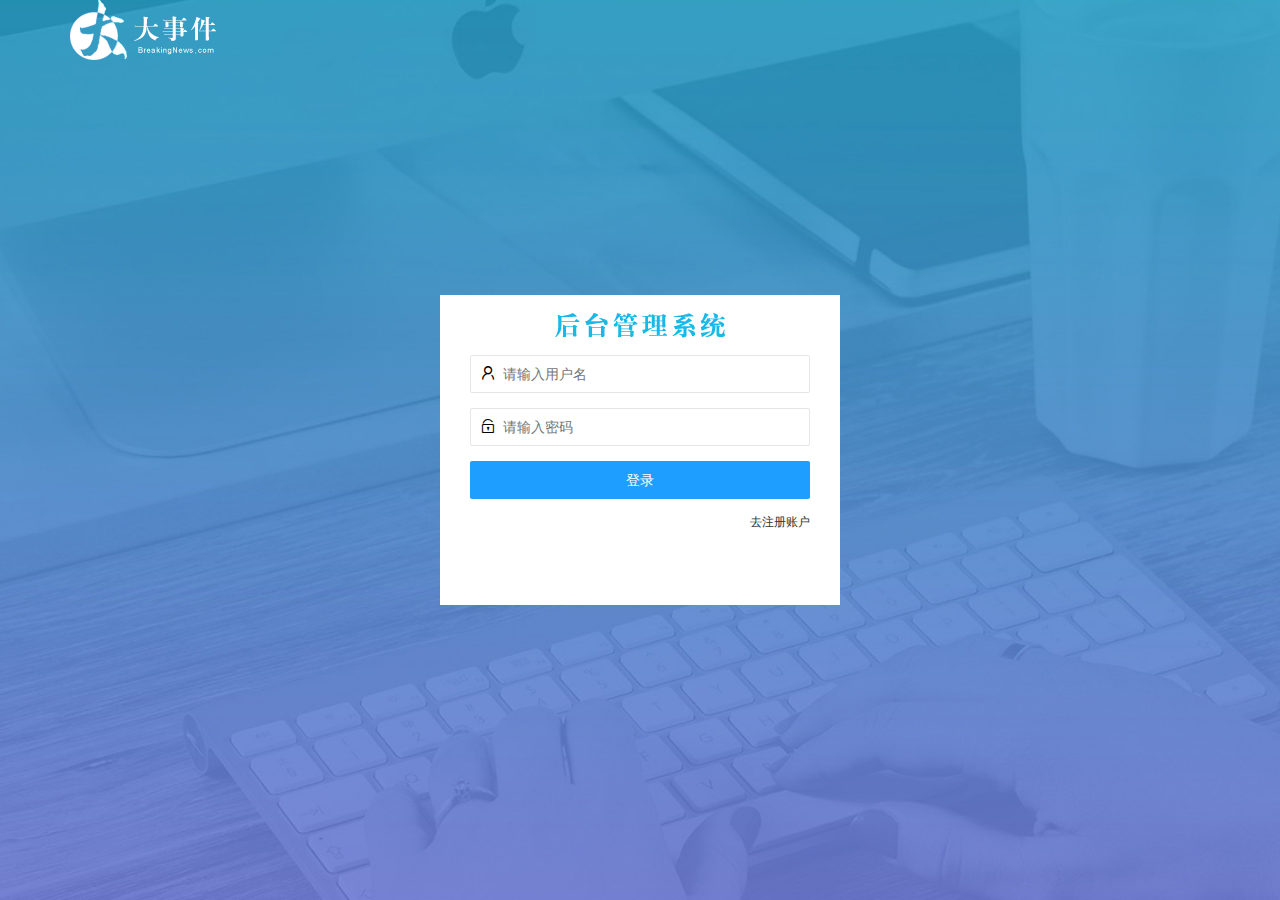
<file: login.html>
<!DOCTYPE html>
<html lang="en">

<head>
    <meta charset="UTF-8" />
    <meta name="viewport" content="width=device-width, initial-scale=1.0">
    <title>大事件-登录/注册</title>
    <!-- 导入LayUI的样式表 -->
    <link rel="stylesheet" href="/assets/lib/layui/css/layui.css" />
    <!-- 导入自己的样式表 -->
    <link rel="stylesheet" href="assets/css/login.css" />
</head>

<body>
    <!-- 头部的Logo区域 -->
    <div class="layui-main">
        <img src="/assets/images/logo.png" alt="">
    </div>

    <!-- 登录注册区域 -->
    <div class="loginAndRegBox">
        <div class="title-box"></div>
        <!-- 登录的div -->
        <div class="login-box">
            <!-- 登录的表单 -->
            <form class="layui-form" id="form_login">
                <!-- 用户名 -->
                <div class="layui-form-item">
                    <i class="layui-icon layui-icon-username"></i>
                    <input type="text" name="username" required lay-verify="required" placeholder="请输入用户名" autocomplete="off" class="layui-input" />
                </div>
                <!-- 密码 -->
                <div class="layui-form-item">
                    <i class="layui-icon layui-icon-password"></i>
                    <input type="password" name="password" required lay-verify="required|pwd" placeholder="请输入密码" autocomplete="off" class="layui-input" />
                </div>
                <!-- 登录按钮 -->
                <div class="layui-form-item">
                    <!-- 注意：表单提交按钮和普通按钮的区别，就是lay-submit 属性 -->
                    <button class="layui-btn layui-btn-fluid layui-btn-normal" lay-submit>登录</button>
                </div>
                <div class="layui-form-item links">
                    <a href="javascript:;" id="link_reg">去注册账户</a>
                </div>
            </form>
        </div>
        <!-- 注册的div -->
        <div class="reg-box">
            <!-- 注册的表单  -->
            <form class="layui-form" id="form_reg">
                <!-- 用户名 -->
                <div class="layui-form-item">
                    <i class="layui-icon layui-icon-username"></i>
                    <input type="text" name="username" required lay-verify="required" placeholder="请输入用户名" autocomplete="off" class="layui-input" />
                </div>
                <!-- 密码 -->
                <div class="layui-form-item">
                    <i class="layui-icon layui-icon-password"></i>
                    <input type="password" name="password" required lay-verify="required|pwd" placeholder="请输入密码" autocomplete="off" class="layui-input" />
                </div>
                <!-- 密码确认框 -->
                <div class="layui-form-item">
                    <i class="layui-icon layui-icon-password"></i>
                    <input type="password" name="repassword" required lay-verify="required|pwd|repwd" placeholder="再次确认密码" autocomplete="off" class="layui-input" />
                </div>
                <!-- 注册按钮 -->
                <div class="layui-form-item">
                    <!-- 注意：表单提交按钮和普通按钮的区别，就是lay-submit 属性 -->
                    <button class="layui-btn layui-btn-fluid layui-btn-normal" lay-submit>注册</button>
                </div>
                <div class="layui-form-item links">
                    <a href="javascript:;" id="link_login">去登录</a>
                </div>
            </form>
        </div>
    </div>

    <!-- 导入LayUI的js文件 -->
    <script src="assets/lib/layui/layui.all.js"></script>
    <!-- 导入jQuery -->
    <script src="/assets/lib/jquery.js"></script>
    <!-- 导入自己封装的baseAPI.js -->
    <script src="/assets/js/badeAPI.js"></script>
    <!-- 导入自己的Javascript 脚本 -->
    <script src="/assets/js/login.js"></script>
</body>

</html>
</file>
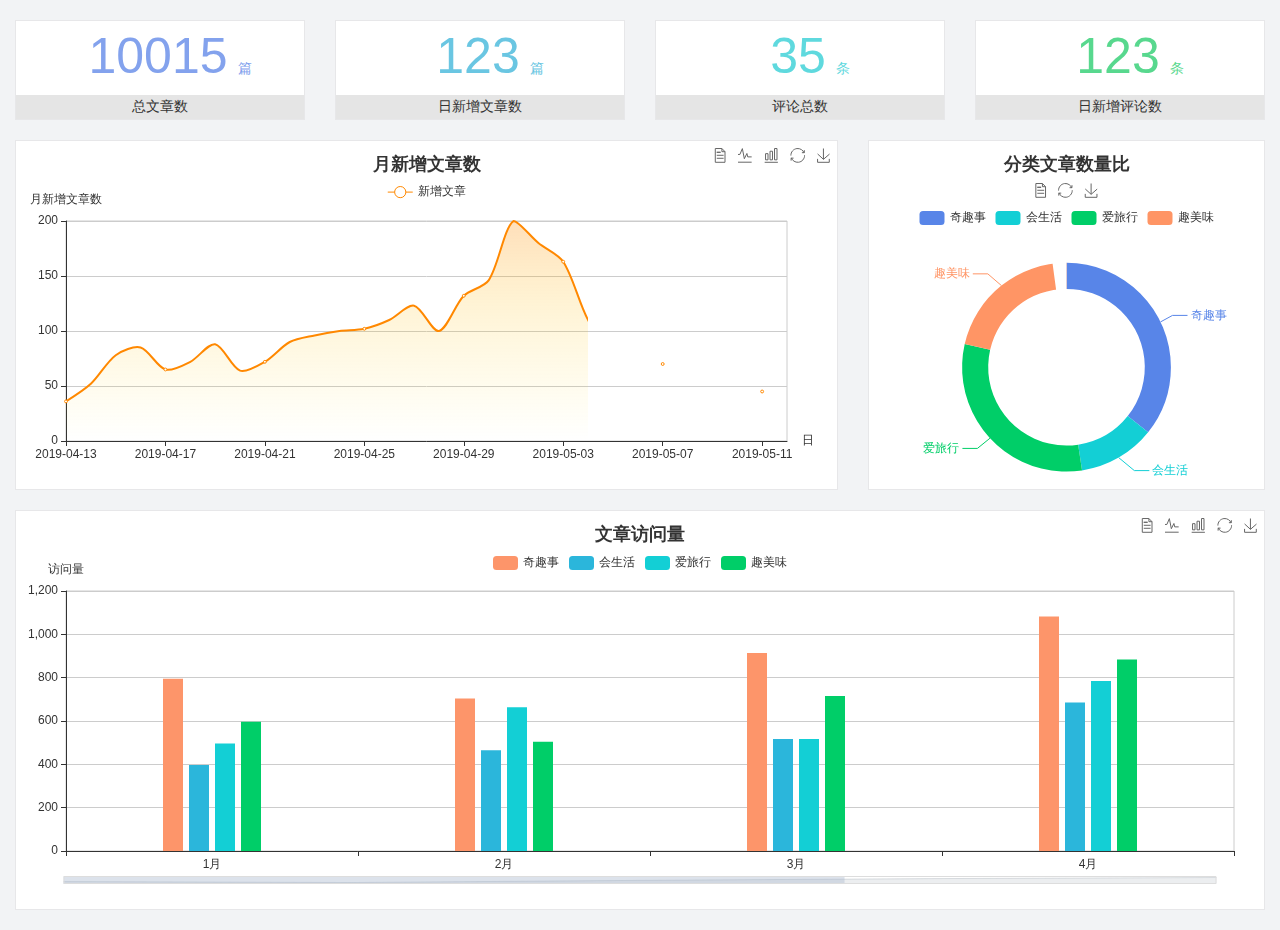
<file: home/dashboard.html>
<!DOCTYPE html>
<html lang="en">

<head>
  <meta charset="UTF-8">
  <meta name="viewport" content="width=device-width, initial-scale=1.0">
  <meta http-equiv="X-UA-Compatible" content="ie=edge">
  <title>图表统计</title>
  <link rel="stylesheet" href="../../assets/lib/bootstrap.css" />
  <link rel="stylesheet" href="../../assets/lib/main.css" />
  <script src="../../assets/lib/jquery.js"></script>
  <script type="text/javascript" src="../../assets/lib/echarts.min.js"></script>
</head>

<body>
  <div class="container-fluid">
    <div class="row spannel_list">
      <div class="col-sm-3 col-xs-6">
        <div class="spannel">
          <em>10015</em><span>篇</span>
          <b>总文章数</b>
        </div>
      </div>
      <div class="col-sm-3 col-xs-6">
        <div class="spannel scolor01">
          <em>123</em><span>篇</span>
          <b>日新增文章数</b>
        </div>
      </div>
      <div class="col-sm-3 col-xs-6">
        <div class="spannel scolor02">
          <em>35</em><span>条</span>
          <b>评论总数</b>
        </div>
      </div>
      <div class="col-sm-3 col-xs-6">
        <div class="spannel scolor03">
          <em>123</em><span>条</span>
          <b>日新增评论数</b>
        </div>
      </div>
    </div>
  </div>

  <div class="container-fluid">
    <div class="row curve-pie">
      <div class="col-lg-8 col-md-8">
        <div class="gragh_pannel" id="curve_show"></div>
      </div>
      <div class="col-lg-4 col-md-4">
        <div class="gragh_pannel" id="pie_show"></div>
      </div>
    </div>
  </div>

  <div class="container-fluid">
    <div class="column_pannel" id="column_show"></div>
  </div>

  <script>
    var oChart = echarts.init(document.getElementById('curve_show'));
    var aList_all = [
      { 'count': 36, 'date': '2019-04-13' },
      { 'count': 52, 'date': '2019-04-14' },
      { 'count': 78, 'date': '2019-04-15' },
      { 'count': 85, 'date': '2019-04-16' },
      { 'count': 65, 'date': '2019-04-17' },
      { 'count': 72, 'date': '2019-04-18' },
      { 'count': 88, 'date': '2019-04-19' },
      { 'count': 64, 'date': '2019-04-20' },
      { 'count': 72, 'date': '2019-04-21' },
      { 'count': 90, 'date': '2019-04-22' },
      { 'count': 96, 'date': '2019-04-23' },
      { 'count': 100, 'date': '2019-04-24' },
      { 'count': 102, 'date': '2019-04-25' },
      { 'count': 110, 'date': '2019-04-26' },
      { 'count': 123, 'date': '2019-04-27' },
      { 'count': 100, 'date': '2019-04-28' },
      { 'count': 132, 'date': '2019-04-29' },
      { 'count': 146, 'date': '2019-04-30' },
      { 'count': 200, 'date': '2019-05-01' },
      { 'count': 180, 'date': '2019-05-02' },
      { 'count': 163, 'date': '2019-05-03' },
      { 'count': 110, 'date': '2019-05-04' },
      { 'count': 80, 'date': '2019-05-05' },
      { 'count': 82, 'date': '2019-05-06' },
      { 'count': 70, 'date': '2019-05-07' },
      { 'count': 65, 'date': '2019-05-08' },
      { 'count': 54, 'date': '2019-05-09' },
      { 'count': 40, 'date': '2019-05-10' },
      { 'count': 45, 'date': '2019-05-11' },
      { 'count': 38, 'date': '2019-05-12' },
    ];

    let aCount = [];
    let aDate = [];

    for (var i = 0; i < aList_all.length; i++) {
      aCount.push(aList_all[i].count);
      aDate.push(aList_all[i].date);
    }

    var chartopt = {
      title: {
        text: '月新增文章数',
        left: 'center',
        top: '10'
      },
      tooltip: {
        trigger: 'axis'
      },
      legend: {
        data: ['新增文章'],
        top: '40'
      },
      toolbox: {
        show: true,
        feature: {
          mark: { show: true },
          dataView: { show: true, readOnly: false },
          magicType: { show: true, type: ['line', 'bar'] },
          restore: { show: true },
          saveAsImage: { show: true }
        }
      },
      calculable: true,
      xAxis: [
        {
          name: '日',
          type: 'category',
          boundaryGap: false,
          data: aDate
        }
      ],
      yAxis: [
        {
          name: '月新增文章数',
          type: 'value'
        }
      ],
      series: [
        {
          name: '新增文章',
          type: 'line',
          smooth: true,
          itemStyle: { normal: { areaStyle: { type: 'default' }, color: '#f80' }, lineStyle: { color: '#f80' } },
          data: aCount
        }],
      areaStyle: {
        normal: {
          color: new echarts.graphic.LinearGradient(0, 0, 0, 1, [{
            offset: 0,
            color: 'rgba(255,136,0,0.39)'
          }, {
            offset: .34,
            color: 'rgba(255,180,0,0.25)'
          }, {
            offset: 1,
            color: 'rgba(255,222,0,0.00)'
          }])

        }
      },
      grid: {
        show: true,
        x: 50,
        x2: 50,
        y: 80,
        height: 220
      }
    };

    oChart.setOption(chartopt);


    var oPie = echarts.init(document.getElementById('pie_show'));
    var oPieopt =
    {
      title: {
        top: 10,
        text: '分类文章数量比',
        x: 'center'
      },
      tooltip: {
        trigger: 'item',
        formatter: "{a} <br/>{b} : {c} ({d}%)"
      },
      color: ['#5885e8', '#13cfd5', '#00ce68', '#ff9565'],
      legend: {
        x: 'center',
        top: 65,
        data: ['奇趣事', '会生活', '爱旅行', '趣美味']
      },
      toolbox: {
        show: true,
        x: 'center',
        top: 35,
        feature: {
          mark: { show: true },
          dataView: { show: true, readOnly: false },
          magicType: {
            show: true,
            type: ['pie', 'funnel'],
            option: {
              funnel: {
                x: '25%',
                width: '50%',
                funnelAlign: 'left',
                max: 1548
              }
            }
          },
          restore: { show: true },
          saveAsImage: { show: true }
        }
      },
      calculable: true,
      series: [
        {
          name: '访问来源',
          type: 'pie',
          radius: ['45%', '60%'],
          center: ['50%', '65%'],
          data: [
            { value: 300, name: '奇趣事' },
            { value: 100, name: '会生活' },
            { value: 260, name: '爱旅行' },
            { value: 180, name: '趣美味' }
          ]
        }
      ]
    };
    oPie.setOption(oPieopt);



    var oColumn = this.echarts.init(document.getElementById('column_show'));
    var oColumnopt =
    {
      title: {
        text: '文章访问量',
        left: 'center',
        top: '10'
      },
      tooltip: {
        trigger: 'axis'
      },
      legend: {
        data: ['奇趣事', '会生活', '爱旅行', '趣美味'],
        top: '40'
      },
      toolbox: {
        show: true,
        feature: {
          mark: { show: true },
          dataView: { show: true, readOnly: false },
          magicType: { show: true, type: ['line', 'bar'] },
          restore: { show: true },
          saveAsImage: { show: true }
        }
      },
      calculable: true,
      xAxis: [
        {
          type: 'category',
          data: ['1月', '2月', '3月', '4月', '5月']
        }
      ],
      yAxis: [
        {
          name: '访问量',
          type: 'value'
        }
      ],
      series: [
        {
          name: '奇趣事',
          type: 'bar',
          barWidth: 20,
          itemStyle: {
            normal: { areaStyle: { type: 'default' }, color: '#fd956a' }
          },
          data: [800, 708, 920, 1090, 1200]
        },
        {
          name: '会生活',
          type: 'bar',
          barWidth: 20,
          itemStyle: {
            normal: { areaStyle: { type: 'default' }, color: '#2bb6db' }
          },
          data: [400, 468, 520, 690, 800]
        },
        {
          name: '爱旅行',
          type: 'bar',
          barWidth: 20,
          itemStyle: {
            normal: { areaStyle: { type: 'default' }, color: '#13cfd5' }
          },
          data: [500, 668, 520, 790, 900]
        },
        {
          name: '趣美味',
          type: 'bar',
          barWidth: 20,
          itemStyle: {
            normal: { areaStyle: { type: 'default' }, color: '#00ce68' }
          },
          data: [600, 508, 720, 890, 1000]
        }
      ],
      grid: {
        show: true,
        x: 50,
        x2: 30,
        y: 80,
        height: 260
      },
      dataZoom: [//给x轴设置滚动条
        {
          start: 0,//默认为0
          end: 100 - 1000 / 31,//默认为100
          type: 'slider',
          show: true,
          xAxisIndex: [0],
          handleSize: 0,//滑动条的 左右2个滑动条的大小
          height: 8,//组件高度
          left: 45, //左边的距离
          right: 50,//右边的距离
          bottom: 26,//右边的距离
          handleColor: '#ddd',//h滑动图标的颜色
          handleStyle: {
            borderColor: "#cacaca",
            borderWidth: "1",
            shadowBlur: 2,
            background: "#ddd",
            shadowColor: "#ddd",
          }
        }]
    };
    oColumn.setOption(oColumnopt);
  </script>
</body>

</html>
</file>
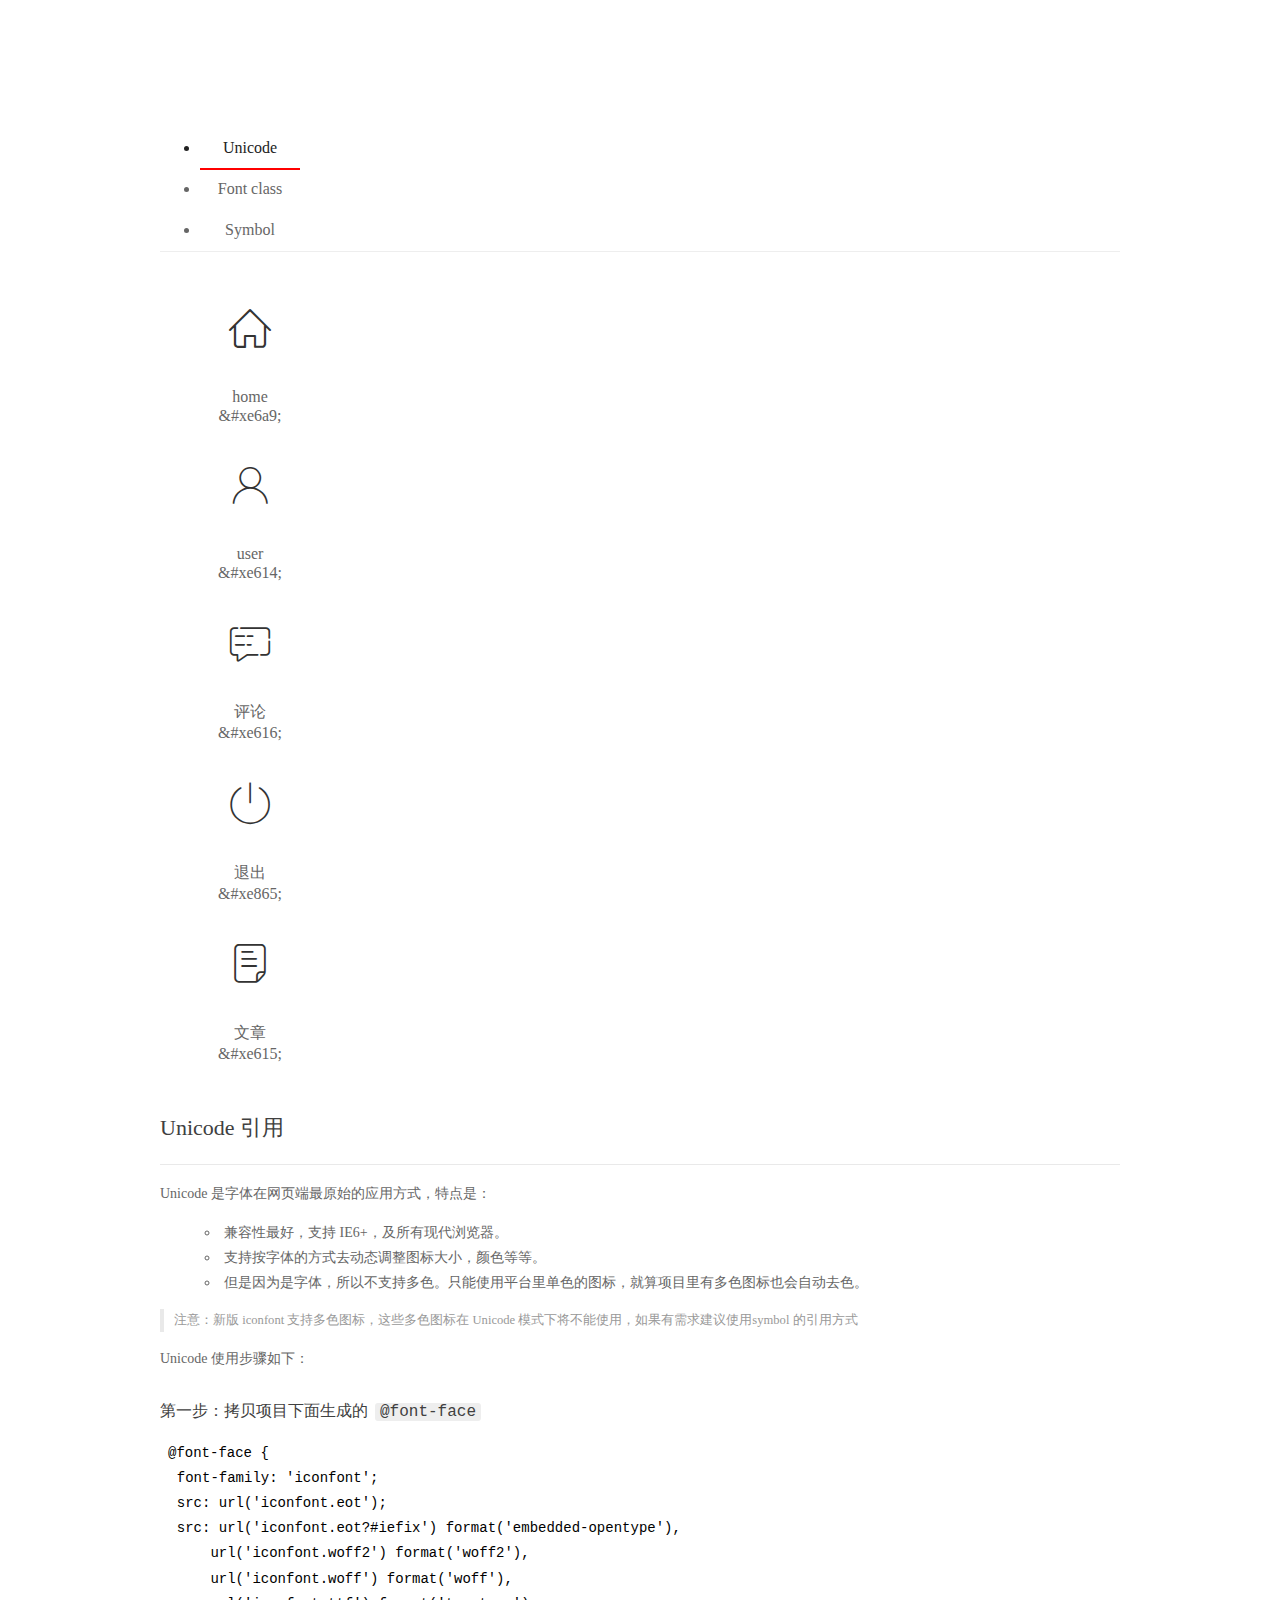
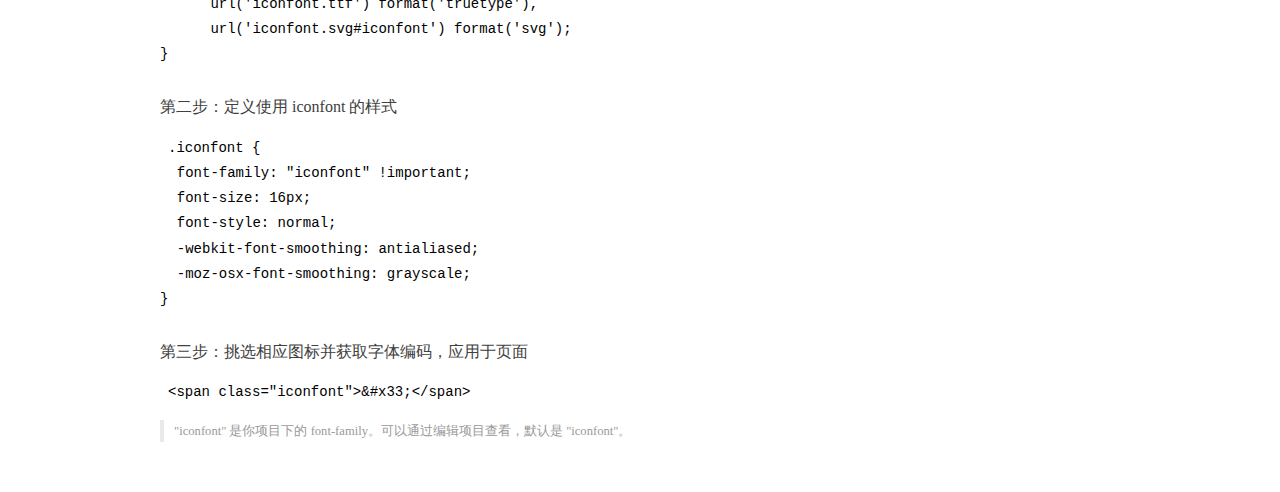
<file: assets/fonts/demo_index.html>
<!DOCTYPE html>
<html>
<head>
  <meta charset="utf-8"/>
  <title>IconFont Demo</title>
  <link rel="shortcut icon" href="https://gtms04.alicdn.com/tps/i4/TB1_oz6GVXXXXaFXpXXJDFnIXXX-64-64.ico" type="image/x-icon"/>
  <link rel="stylesheet" href="https://g.alicdn.com/thx/cube/1.3.2/cube.min.css">
  <link rel="stylesheet" href="demo.css">
  <link rel="stylesheet" href="iconfont.css">
  <script src="iconfont.js"></script>
  <!-- jQuery -->
  <script src="https://a1.alicdn.com/oss/uploads/2018/12/26/7bfddb60-08e8-11e9-9b04-53e73bb6408b.js"></script>
  <!-- 代码高亮 -->
  <script src="https://a1.alicdn.com/oss/uploads/2018/12/26/a3f714d0-08e6-11e9-8a15-ebf944d7534c.js"></script>
</head>
<body>
  <div class="main">
    <h1 class="logo"><a href="https://www.iconfont.cn/" title="iconfont 首页" target="_blank">&#xe86b;</a></h1>
    <div class="nav-tabs">
      <ul id="tabs" class="dib-box">
        <li class="dib active"><span>Unicode</span></li>
        <li class="dib"><span>Font class</span></li>
        <li class="dib"><span>Symbol</span></li>
      </ul>
      
    </div>
    <div class="tab-container">
      <div class="content unicode" style="display: block;">
          <ul class="icon_lists dib-box">
          
            <li class="dib">
              <span class="icon iconfont">&#xe6a9;</span>
                <div class="name">home</div>
                <div class="code-name">&amp;#xe6a9;</div>
              </li>
          
            <li class="dib">
              <span class="icon iconfont">&#xe614;</span>
                <div class="name">user</div>
                <div class="code-name">&amp;#xe614;</div>
              </li>
          
            <li class="dib">
              <span class="icon iconfont">&#xe616;</span>
                <div class="name">评论</div>
                <div class="code-name">&amp;#xe616;</div>
              </li>
          
            <li class="dib">
              <span class="icon iconfont">&#xe865;</span>
                <div class="name">退出</div>
                <div class="code-name">&amp;#xe865;</div>
              </li>
          
            <li class="dib">
              <span class="icon iconfont">&#xe615;</span>
                <div class="name">文章</div>
                <div class="code-name">&amp;#xe615;</div>
              </li>
          
          </ul>
          <div class="article markdown">
          <h2 id="unicode-">Unicode 引用</h2>
          <hr>

          <p>Unicode 是字体在网页端最原始的应用方式，特点是：</p>
          <ul>
            <li>兼容性最好，支持 IE6+，及所有现代浏览器。</li>
            <li>支持按字体的方式去动态调整图标大小，颜色等等。</li>
            <li>但是因为是字体，所以不支持多色。只能使用平台里单色的图标，就算项目里有多色图标也会自动去色。</li>
          </ul>
          <blockquote>
            <p>注意：新版 iconfont 支持多色图标，这些多色图标在 Unicode 模式下将不能使用，如果有需求建议使用symbol 的引用方式</p>
          </blockquote>
          <p>Unicode 使用步骤如下：</p>
          <h3 id="-font-face">第一步：拷贝项目下面生成的 <code>@font-face</code></h3>
<pre><code class="language-css"
>@font-face {
  font-family: 'iconfont';
  src: url('iconfont.eot');
  src: url('iconfont.eot?#iefix') format('embedded-opentype'),
      url('iconfont.woff2') format('woff2'),
      url('iconfont.woff') format('woff'),
      url('iconfont.ttf') format('truetype'),
      url('iconfont.svg#iconfont') format('svg');
}
</code></pre>
          <h3 id="-iconfont-">第二步：定义使用 iconfont 的样式</h3>
<pre><code class="language-css"
>.iconfont {
  font-family: "iconfont" !important;
  font-size: 16px;
  font-style: normal;
  -webkit-font-smoothing: antialiased;
  -moz-osx-font-smoothing: grayscale;
}
</code></pre>
          <h3 id="-">第三步：挑选相应图标并获取字体编码，应用于页面</h3>
<pre>
<code class="language-html"
>&lt;span class="iconfont"&gt;&amp;#x33;&lt;/span&gt;
</code></pre>
          <blockquote>
            <p>"iconfont" 是你项目下的 font-family。可以通过编辑项目查看，默认是 "iconfont"。</p>
          </blockquote>
          </div>
      </div>
      <div class="content font-class">
        <ul class="icon_lists dib-box">
          
          <li class="dib">
            <span class="icon iconfont icon-home"></span>
            <div class="name">
              home
            </div>
            <div class="code-name">.icon-home
            </div>
          </li>
          
          <li class="dib">
            <span class="icon iconfont icon-user"></span>
            <div class="name">
              user
            </div>
            <div class="code-name">.icon-user
            </div>
          </li>
          
          <li class="dib">
            <span class="icon iconfont icon-pinglun"></span>
            <div class="name">
              评论
            </div>
            <div class="code-name">.icon-pinglun
            </div>
          </li>
          
          <li class="dib">
            <span class="icon iconfont icon-tuichu"></span>
            <div class="name">
              退出
            </div>
            <div class="code-name">.icon-tuichu
            </div>
          </li>
          
          <li class="dib">
            <span class="icon iconfont icon-16"></span>
            <div class="name">
              文章
            </div>
            <div class="code-name">.icon-16
            </div>
          </li>
          
        </ul>
        <div class="article markdown">
        <h2 id="font-class-">font-class 引用</h2>
        <hr>

        <p>font-class 是 Unicode 使用方式的一种变种，主要是解决 Unicode 书写不直观，语意不明确的问题。</p>
        <p>与 Unicode 使用方式相比，具有如下特点：</p>
        <ul>
          <li>兼容性良好，支持 IE8+，及所有现代浏览器。</li>
          <li>相比于 Unicode 语意明确，书写更直观。可以很容易分辨这个 icon 是什么。</li>
          <li>因为使用 class 来定义图标，所以当要替换图标时，只需要修改 class 里面的 Unicode 引用。</li>
          <li>不过因为本质上还是使用的字体，所以多色图标还是不支持的。</li>
        </ul>
        <p>使用步骤如下：</p>
        <h3 id="-fontclass-">第一步：引入项目下面生成的 fontclass 代码：</h3>
<pre><code class="language-html">&lt;link rel="stylesheet" href="./iconfont.css"&gt;
</code></pre>
        <h3 id="-">第二步：挑选相应图标并获取类名，应用于页面：</h3>
<pre><code class="language-html">&lt;span class="iconfont icon-xxx"&gt;&lt;/span&gt;
</code></pre>
        <blockquote>
          <p>"
            iconfont" 是你项目下的 font-family。可以通过编辑项目查看，默认是 "iconfont"。</p>
        </blockquote>
      </div>
      </div>
      <div class="content symbol">
          <ul class="icon_lists dib-box">
          
            <li class="dib">
                <svg class="icon svg-icon" aria-hidden="true">
                  <use xlink:href="#icon-home"></use>
                </svg>
                <div class="name">home</div>
                <div class="code-name">#icon-home</div>
            </li>
          
            <li class="dib">
                <svg class="icon svg-icon" aria-hidden="true">
                  <use xlink:href="#icon-user"></use>
                </svg>
                <div class="name">user</div>
                <div class="code-name">#icon-user</div>
            </li>
          
            <li class="dib">
                <svg class="icon svg-icon" aria-hidden="true">
                  <use xlink:href="#icon-pinglun"></use>
                </svg>
                <div class="name">评论</div>
                <div class="code-name">#icon-pinglun</div>
            </li>
          
            <li class="dib">
                <svg class="icon svg-icon" aria-hidden="true">
                  <use xlink:href="#icon-tuichu"></use>
                </svg>
                <div class="name">退出</div>
                <div class="code-name">#icon-tuichu</div>
            </li>
          
            <li class="dib">
                <svg class="icon svg-icon" aria-hidden="true">
                  <use xlink:href="#icon-16"></use>
                </svg>
                <div class="name">文章</div>
                <div class="code-name">#icon-16</div>
            </li>
          
          </ul>
          <div class="article markdown">
          <h2 id="symbol-">Symbol 引用</h2>
          <hr>

          <p>这是一种全新的使用方式，应该说这才是未来的主流，也是平台目前推荐的用法。相关介绍可以参考这篇<a href="">文章</a>
            这种用法其实是做了一个 SVG 的集合，与另外两种相比具有如下特点：</p>
          <ul>
            <li>支持多色图标了，不再受单色限制。</li>
            <li>通过一些技巧，支持像字体那样，通过 <code>font-size</code>, <code>color</code> 来调整样式。</li>
            <li>兼容性较差，支持 IE9+，及现代浏览器。</li>
            <li>浏览器渲染 SVG 的性能一般，还不如 png。</li>
          </ul>
          <p>使用步骤如下：</p>
          <h3 id="-symbol-">第一步：引入项目下面生成的 symbol 代码：</h3>
<pre><code class="language-html">&lt;script src="./iconfont.js"&gt;&lt;/script&gt;
</code></pre>
          <h3 id="-css-">第二步：加入通用 CSS 代码（引入一次就行）：</h3>
<pre><code class="language-html">&lt;style&gt;
.icon {
  width: 1em;
  height: 1em;
  vertical-align: -0.15em;
  fill: currentColor;
  overflow: hidden;
}
&lt;/style&gt;
</code></pre>
          <h3 id="-">第三步：挑选相应图标并获取类名，应用于页面：</h3>
<pre><code class="language-html">&lt;svg class="icon" aria-hidden="true"&gt;
  &lt;use xlink:href="#icon-xxx"&gt;&lt;/use&gt;
&lt;/svg&gt;
</code></pre>
          </div>
      </div>

    </div>
  </div>
  <script>
  $(document).ready(function () {
      $('.tab-container .content:first').show()

      $('#tabs li').click(function (e) {
        var tabContent = $('.tab-container .content')
        var index = $(this).index()

        if ($(this).hasClass('active')) {
          return
        } else {
          $('#tabs li').removeClass('active')
          $(this).addClass('active')

          tabContent.hide().eq(index).fadeIn()
        }
      })
    })
  </script>
</body>
</html>
</file>
<file: assets/lib/layui/css/layui.css>
/** layui-v2.5.5 MIT License By https://www.layui.com */
 .layui-inline,img{display:inline-block;vertical-align:middle}h1,h2,h3,h4,h5,h6{font-weight:400}.layui-edge,.layui-header,.layui-inline,.layui-main{position:relative}.layui-body,.layui-edge,.layui-elip{overflow:hidden}.layui-btn,.layui-edge,.layui-inline,img{vertical-align:middle}.layui-btn,.layui-disabled,.layui-icon,.layui-unselect{-moz-user-select:none;-webkit-user-select:none;-ms-user-select:none}.layui-elip,.layui-form-checkbox span,.layui-form-pane .layui-form-label{text-overflow:ellipsis;white-space:nowrap}.layui-breadcrumb,.layui-tree-btnGroup{visibility:hidden}blockquote,body,button,dd,div,dl,dt,form,h1,h2,h3,h4,h5,h6,input,li,ol,p,pre,td,textarea,th,ul{margin:0;padding:0;-webkit-tap-highlight-color:rgba(0,0,0,0)}a:active,a:hover{outline:0}img{border:none}li{list-style:none}table{border-collapse:collapse;border-spacing:0}h4,h5,h6{font-size:100%}button,input,optgroup,option,select,textarea{font-family:inherit;font-size:inherit;font-style:inherit;font-weight:inherit;outline:0}pre{white-space:pre-wrap;white-space:-moz-pre-wrap;white-space:-pre-wrap;white-space:-o-pre-wrap;word-wrap:break-word}body{line-height:24px;font:14px Helvetica Neue,Helvetica,PingFang SC,Tahoma,Arial,sans-serif}hr{height:1px;margin:10px 0;border:0;clear:both}a{color:#333;text-decoration:none}a:hover{color:#777}a cite{font-style:normal;*cursor:pointer}.layui-border-box,.layui-border-box *{box-sizing:border-box}.layui-box,.layui-box *{box-sizing:content-box}.layui-clear{clear:both;*zoom:1}.layui-clear:after{content:'\20';clear:both;*zoom:1;display:block;height:0}.layui-inline{*display:inline;*zoom:1}.layui-edge{display:inline-block;width:0;height:0;border-width:6px;border-style:dashed;border-color:transparent}.layui-edge-top{top:-4px;border-bottom-color:#999;border-bottom-style:solid}.layui-edge-right{border-left-color:#999;border-left-style:solid}.layui-edge-bottom{top:2px;border-top-color:#999;border-top-style:solid}.layui-edge-left{border-right-color:#999;border-right-style:solid}.layui-disabled,.layui-disabled:hover{color:#d2d2d2!important;cursor:not-allowed!important}.layui-circle{border-radius:100%}.layui-show{display:block!important}.layui-hide{display:none!important}@font-face{font-family:layui-icon;src:url(../font/iconfont.eot?v=250);src:url(../font/iconfont.eot?v=250#iefix) format('embedded-opentype'),url(../font/iconfont.woff2?v=250) format('woff2'),url(../font/iconfont.woff?v=250) format('woff'),url(../font/iconfont.ttf?v=250) format('truetype'),url(../font/iconfont.svg?v=250#layui-icon) format('svg')}.layui-icon{font-family:layui-icon!important;font-size:16px;font-style:normal;-webkit-font-smoothing:antialiased;-moz-osx-font-smoothing:grayscale}.layui-icon-reply-fill:before{content:"\e611"}.layui-icon-set-fill:before{content:"\e614"}.layui-icon-menu-fill:before{content:"\e60f"}.layui-icon-search:before{content:"\e615"}.layui-icon-share:before{content:"\e641"}.layui-icon-set-sm:before{content:"\e620"}.layui-icon-engine:before{content:"\e628"}.layui-icon-close:before{content:"\1006"}.layui-icon-close-fill:before{content:"\1007"}.layui-icon-chart-screen:before{content:"\e629"}.layui-icon-star:before{content:"\e600"}.layui-icon-circle-dot:before{content:"\e617"}.layui-icon-chat:before{content:"\e606"}.layui-icon-release:before{content:"\e609"}.layui-icon-list:before{content:"\e60a"}.layui-icon-chart:before{content:"\e62c"}.layui-icon-ok-circle:before{content:"\1005"}.layui-icon-layim-theme:before{content:"\e61b"}.layui-icon-table:before{content:"\e62d"}.layui-icon-right:before{content:"\e602"}.layui-icon-left:before{content:"\e603"}.layui-icon-cart-simple:before{content:"\e698"}.layui-icon-face-cry:before{content:"\e69c"}.layui-icon-face-smile:before{content:"\e6af"}.layui-icon-survey:before{content:"\e6b2"}.layui-icon-tree:before{content:"\e62e"}.layui-icon-upload-circle:before{content:"\e62f"}.layui-icon-add-circle:before{content:"\e61f"}.layui-icon-download-circle:before{content:"\e601"}.layui-icon-templeate-1:before{content:"\e630"}.layui-icon-util:before{content:"\e631"}.layui-icon-face-surprised:before{content:"\e664"}.layui-icon-edit:before{content:"\e642"}.layui-icon-speaker:before{content:"\e645"}.layui-icon-down:before{content:"\e61a"}.layui-icon-file:before{content:"\e621"}.layui-icon-layouts:before{content:"\e632"}.layui-icon-rate-half:before{content:"\e6c9"}.layui-icon-add-circle-fine:before{content:"\e608"}.layui-icon-prev-circle:before{content:"\e633"}.layui-icon-read:before{content:"\e705"}.layui-icon-404:before{content:"\e61c"}.layui-icon-carousel:before{content:"\e634"}.layui-icon-help:before{content:"\e607"}.layui-icon-code-circle:before{content:"\e635"}.layui-icon-water:before{content:"\e636"}.layui-icon-username:before{content:"\e66f"}.layui-icon-find-fill:before{content:"\e670"}.layui-icon-about:before{content:"\e60b"}.layui-icon-location:before{content:"\e715"}.layui-icon-up:before{content:"\e619"}.layui-icon-pause:before{content:"\e651"}.layui-icon-date:before{content:"\e637"}.layui-icon-layim-uploadfile:before{content:"\e61d"}.layui-icon-delete:before{content:"\e640"}.layui-icon-play:before{content:"\e652"}.layui-icon-top:before{content:"\e604"}.layui-icon-friends:before{content:"\e612"}.layui-icon-refresh-3:before{content:"\e9aa"}.layui-icon-ok:before{content:"\e605"}.layui-icon-layer:before{content:"\e638"}.layui-icon-face-smile-fine:before{content:"\e60c"}.layui-icon-dollar:before{content:"\e659"}.layui-icon-group:before{content:"\e613"}.layui-icon-layim-download:before{content:"\e61e"}.layui-icon-picture-fine:before{content:"\e60d"}.layui-icon-link:before{content:"\e64c"}.layui-icon-diamond:before{content:"\e735"}.layui-icon-log:before{content:"\e60e"}.layui-icon-rate-solid:before{content:"\e67a"}.layui-icon-fonts-del:before{content:"\e64f"}.layui-icon-unlink:before{content:"\e64d"}.layui-icon-fonts-clear:before{content:"\e639"}.layui-icon-triangle-r:before{content:"\e623"}.layui-icon-circle:before{content:"\e63f"}.layui-icon-radio:before{content:"\e643"}.layui-icon-align-center:before{content:"\e647"}.layui-icon-align-right:before{content:"\e648"}.layui-icon-align-left:before{content:"\e649"}.layui-icon-loading-1:before{content:"\e63e"}.layui-icon-return:before{content:"\e65c"}.layui-icon-fonts-strong:before{content:"\e62b"}.layui-icon-upload:before{content:"\e67c"}.layui-icon-dialogue:before{content:"\e63a"}.layui-icon-video:before{content:"\e6ed"}.layui-icon-headset:before{content:"\e6fc"}.layui-icon-cellphone-fine:before{content:"\e63b"}.layui-icon-add-1:before{content:"\e654"}.layui-icon-face-smile-b:before{content:"\e650"}.layui-icon-fonts-html:before{content:"\e64b"}.layui-icon-form:before{content:"\e63c"}.layui-icon-cart:before{content:"\e657"}.layui-icon-camera-fill:before{content:"\e65d"}.layui-icon-tabs:before{content:"\e62a"}.layui-icon-fonts-code:before{content:"\e64e"}.layui-icon-fire:before{content:"\e756"}.layui-icon-set:before{content:"\e716"}.layui-icon-fonts-u:before{content:"\e646"}.layui-icon-triangle-d:before{content:"\e625"}.layui-icon-tips:before{content:"\e702"}.layui-icon-picture:before{content:"\e64a"}.layui-icon-more-vertical:before{content:"\e671"}.layui-icon-flag:before{content:"\e66c"}.layui-icon-loading:before{content:"\e63d"}.layui-icon-fonts-i:before{content:"\e644"}.layui-icon-refresh-1:before{content:"\e666"}.layui-icon-rmb:before{content:"\e65e"}.layui-icon-home:before{content:"\e68e"}.layui-icon-user:before{content:"\e770"}.layui-icon-notice:before{content:"\e667"}.layui-icon-login-weibo:before{content:"\e675"}.layui-icon-voice:before{content:"\e688"}.layui-icon-upload-drag:before{content:"\e681"}.layui-icon-login-qq:before{content:"\e676"}.layui-icon-snowflake:before{content:"\e6b1"}.layui-icon-file-b:before{content:"\e655"}.layui-icon-template:before{content:"\e663"}.layui-icon-auz:before{content:"\e672"}.layui-icon-console:before{content:"\e665"}.layui-icon-app:before{content:"\e653"}.layui-icon-prev:before{content:"\e65a"}.layui-icon-website:before{content:"\e7ae"}.layui-icon-next:before{content:"\e65b"}.layui-icon-component:before{content:"\e857"}.layui-icon-more:before{content:"\e65f"}.layui-icon-login-wechat:before{content:"\e677"}.layui-icon-shrink-right:before{content:"\e668"}.layui-icon-spread-left:before{content:"\e66b"}.layui-icon-camera:before{content:"\e660"}.layui-icon-note:before{content:"\e66e"}.layui-icon-refresh:before{content:"\e669"}.layui-icon-female:before{content:"\e661"}.layui-icon-male:before{content:"\e662"}.layui-icon-password:before{content:"\e673"}.layui-icon-senior:before{content:"\e674"}.layui-icon-theme:before{content:"\e66a"}.layui-icon-tread:before{content:"\e6c5"}.layui-icon-praise:before{content:"\e6c6"}.layui-icon-star-fill:before{content:"\e658"}.layui-icon-rate:before{content:"\e67b"}.layui-icon-template-1:before{content:"\e656"}.layui-icon-vercode:before{content:"\e679"}.layui-icon-cellphone:before{content:"\e678"}.layui-icon-screen-full:before{content:"\e622"}.layui-icon-screen-restore:before{content:"\e758"}.layui-icon-cols:before{content:"\e610"}.layui-icon-export:before{content:"\e67d"}.layui-icon-print:before{content:"\e66d"}.layui-icon-slider:before{content:"\e714"}.layui-icon-addition:before{content:"\e624"}.layui-icon-subtraction:before{content:"\e67e"}.layui-icon-service:before{content:"\e626"}.layui-icon-transfer:before{content:"\e691"}.layui-main{width:1140px;margin:0 auto}.layui-header{z-index:1000;height:60px}.layui-header a:hover{transition:all .5s;-webkit-transition:all .5s}.layui-side{position:fixed;left:0;top:0;bottom:0;z-index:999;width:200px;overflow-x:hidden}.layui-side-scroll{position:relative;width:220px;height:100%;overflow-x:hidden}.layui-body{position:absolute;left:200px;right:0;top:0;bottom:0;z-index:998;width:auto;overflow-y:auto;box-sizing:border-box}.layui-layout-body{overflow:hidden}.layui-layout-admin .layui-header{background-color:#23262E}.layui-layout-admin .layui-side{top:60px;width:200px;overflow-x:hidden}.layui-layout-admin .layui-body{position:fixed;top:60px;bottom:44px}.layui-layout-admin .layui-main{width:auto;margin:0 15px}.layui-layout-admin .layui-footer{position:fixed;left:200px;right:0;bottom:0;height:44px;line-height:44px;padding:0 15px;background-color:#eee}.layui-layout-admin .layui-logo{position:absolute;left:0;top:0;width:200px;height:100%;line-height:60px;text-align:center;color:#009688;font-size:16px}.layui-layout-admin .layui-header .layui-nav{background:0 0}.layui-layout-left{position:absolute!important;left:200px;top:0}.layui-layout-right{position:absolute!important;right:0;top:0}.layui-container{position:relative;margin:0 auto;padding:0 15px;box-sizing:border-box}.layui-fluid{position:relative;margin:0 auto;padding:0 15px}.layui-row:after,.layui-row:before{content:'';display:block;clear:both}.layui-col-lg1,.layui-col-lg10,.layui-col-lg11,.layui-col-lg12,.layui-col-lg2,.layui-col-lg3,.layui-col-lg4,.layui-col-lg5,.layui-col-lg6,.layui-col-lg7,.layui-col-lg8,.layui-col-lg9,.layui-col-md1,.layui-col-md10,.layui-col-md11,.layui-col-md12,.layui-col-md2,.layui-col-md3,.layui-col-md4,.layui-col-md5,.layui-col-md6,.layui-col-md7,.layui-col-md8,.layui-col-md9,.layui-col-sm1,.layui-col-sm10,.layui-col-sm11,.layui-col-sm12,.layui-col-sm2,.layui-col-sm3,.layui-col-sm4,.layui-col-sm5,.layui-col-sm6,.layui-col-sm7,.layui-col-sm8,.layui-col-sm9,.layui-col-xs1,.layui-col-xs10,.layui-col-xs11,.layui-col-xs12,.layui-col-xs2,.layui-col-xs3,.layui-col-xs4,.layui-col-xs5,.layui-col-xs6,.layui-col-xs7,.layui-col-xs8,.layui-col-xs9{position:relative;display:block;box-sizing:border-box}.layui-col-xs1,.layui-col-xs10,.layui-col-xs11,.layui-col-xs12,.layui-col-xs2,.layui-col-xs3,.layui-col-xs4,.layui-col-xs5,.layui-col-xs6,.layui-col-xs7,.layui-col-xs8,.layui-col-xs9{float:left}.layui-col-xs1{width:8.33333333%}.layui-col-xs2{width:16.66666667%}.layui-col-xs3{width:25%}.layui-col-xs4{width:33.33333333%}.layui-col-xs5{width:41.66666667%}.layui-col-xs6{width:50%}.layui-col-xs7{width:58.33333333%}.layui-col-xs8{width:66.66666667%}.layui-col-xs9{width:75%}.layui-col-xs10{width:83.33333333%}.layui-col-xs11{width:91.66666667%}.layui-col-xs12{width:100%}.layui-col-xs-offset1{margin-left:8.33333333%}.layui-col-xs-offset2{margin-left:16.66666667%}.layui-col-xs-offset3{margin-left:25%}.layui-col-xs-offset4{margin-left:33.33333333%}.layui-col-xs-offset5{margin-left:41.66666667%}.layui-col-xs-offset6{margin-left:50%}.layui-col-xs-offset7{margin-left:58.33333333%}.layui-col-xs-offset8{margin-left:66.66666667%}.layui-col-xs-offset9{margin-left:75%}.layui-col-xs-offset10{margin-left:83.33333333%}.layui-col-xs-offset11{margin-left:91.66666667%}.layui-col-xs-offset12{margin-left:100%}@media screen and (max-width:768px){.layui-hide-xs{display:none!important}.layui-show-xs-block{display:block!important}.layui-show-xs-inline{display:inline!important}.layui-show-xs-inline-block{display:inline-block!important}}@media screen and (min-width:768px){.layui-container{width:750px}.layui-hide-sm{display:none!important}.layui-show-sm-block{display:block!important}.layui-show-sm-inline{display:inline!important}.layui-show-sm-inline-block{display:inline-block!important}.layui-col-sm1,.layui-col-sm10,.layui-col-sm11,.layui-col-sm12,.layui-col-sm2,.layui-col-sm3,.layui-col-sm4,.layui-col-sm5,.layui-col-sm6,.layui-col-sm7,.layui-col-sm8,.layui-col-sm9{float:left}.layui-col-sm1{width:8.33333333%}.layui-col-sm2{width:16.66666667%}.layui-col-sm3{width:25%}.layui-col-sm4{width:33.33333333%}.layui-col-sm5{width:41.66666667%}.layui-col-sm6{width:50%}.layui-col-sm7{width:58.33333333%}.layui-col-sm8{width:66.66666667%}.layui-col-sm9{width:75%}.layui-col-sm10{width:83.33333333%}.layui-col-sm11{width:91.66666667%}.layui-col-sm12{width:100%}.layui-col-sm-offset1{margin-left:8.33333333%}.layui-col-sm-offset2{margin-left:16.66666667%}.layui-col-sm-offset3{margin-left:25%}.layui-col-sm-offset4{margin-left:33.33333333%}.layui-col-sm-offset5{margin-left:41.66666667%}.layui-col-sm-offset6{margin-left:50%}.layui-col-sm-offset7{margin-left:58.33333333%}.layui-col-sm-offset8{margin-left:66.66666667%}.layui-col-sm-offset9{margin-left:75%}.layui-col-sm-offset10{margin-left:83.33333333%}.layui-col-sm-offset11{margin-left:91.66666667%}.layui-col-sm-offset12{margin-left:100%}}@media screen and (min-width:992px){.layui-container{width:970px}.layui-hide-md{display:none!important}.layui-show-md-block{display:block!important}.layui-show-md-inline{display:inline!important}.layui-show-md-inline-block{display:inline-block!important}.layui-col-md1,.layui-col-md10,.layui-col-md11,.layui-col-md12,.layui-col-md2,.layui-col-md3,.layui-col-md4,.layui-col-md5,.layui-col-md6,.layui-col-md7,.layui-col-md8,.layui-col-md9{float:left}.layui-col-md1{width:8.33333333%}.layui-col-md2{width:16.66666667%}.layui-col-md3{width:25%}.layui-col-md4{width:33.33333333%}.layui-col-md5{width:41.66666667%}.layui-col-md6{width:50%}.layui-col-md7{width:58.33333333%}.layui-col-md8{width:66.66666667%}.layui-col-md9{width:75%}.layui-col-md10{width:83.33333333%}.layui-col-md11{width:91.66666667%}.layui-col-md12{width:100%}.layui-col-md-offset1{margin-left:8.33333333%}.layui-col-md-offset2{margin-left:16.66666667%}.layui-col-md-offset3{margin-left:25%}.layui-col-md-offset4{margin-left:33.33333333%}.layui-col-md-offset5{margin-left:41.66666667%}.layui-col-md-offset6{margin-left:50%}.layui-col-md-offset7{margin-left:58.33333333%}.layui-col-md-offset8{margin-left:66.66666667%}.layui-col-md-offset9{margin-left:75%}.layui-col-md-offset10{margin-left:83.33333333%}.layui-col-md-offset11{margin-left:91.66666667%}.layui-col-md-offset12{margin-left:100%}}@media screen and (min-width:1200px){.layui-container{width:1170px}.layui-hide-lg{display:none!important}.layui-show-lg-block{display:block!important}.layui-show-lg-inline{display:inline!important}.layui-show-lg-inline-block{display:inline-block!important}.layui-col-lg1,.layui-col-lg10,.layui-col-lg11,.layui-col-lg12,.layui-col-lg2,.layui-col-lg3,.layui-col-lg4,.layui-col-lg5,.layui-col-lg6,.layui-col-lg7,.layui-col-lg8,.layui-col-lg9{float:left}.layui-col-lg1{width:8.33333333%}.layui-col-lg2{width:16.66666667%}.layui-col-lg3{width:25%}.layui-col-lg4{width:33.33333333%}.layui-col-lg5{width:41.66666667%}.layui-col-lg6{width:50%}.layui-col-lg7{width:58.33333333%}.layui-col-lg8{width:66.66666667%}.layui-col-lg9{width:75%}.layui-col-lg10{width:83.33333333%}.layui-col-lg11{width:91.66666667%}.layui-col-lg12{width:100%}.layui-col-lg-offset1{margin-left:8.33333333%}.layui-col-lg-offset2{margin-left:16.66666667%}.layui-col-lg-offset3{margin-left:25%}.layui-col-lg-offset4{margin-left:33.33333333%}.layui-col-lg-offset5{margin-left:41.66666667%}.layui-col-lg-offset6{margin-left:50%}.layui-col-lg-offset7{margin-left:58.33333333%}.layui-col-lg-offset8{margin-left:66.66666667%}.layui-col-lg-offset9{margin-left:75%}.layui-col-lg-offset10{margin-left:83.33333333%}.layui-col-lg-offset11{margin-left:91.66666667%}.layui-col-lg-offset12{margin-left:100%}}.layui-col-space1{margin:-.5px}.layui-col-space1>*{padding:.5px}.layui-col-space3{margin:-1.5px}.layui-col-space3>*{padding:1.5px}.layui-col-space5{margin:-2.5px}.layui-col-space5>*{padding:2.5px}.layui-col-space8{margin:-3.5px}.layui-col-space8>*{padding:3.5px}.layui-col-space10{margin:-5px}.layui-col-space10>*{padding:5px}.layui-col-space12{margin:-6px}.layui-col-space12>*{padding:6px}.layui-col-space15{margin:-7.5px}.layui-col-space15>*{padding:7.5px}.layui-col-space18{margin:-9px}.layui-col-space18>*{padding:9px}.layui-col-space20{margin:-10px}.layui-col-space20>*{padding:10px}.layui-col-space22{margin:-11px}.layui-col-space22>*{padding:11px}.layui-col-space25{margin:-12.5px}.layui-col-space25>*{padding:12.5px}.layui-col-space30{margin:-15px}.layui-col-space30>*{padding:15px}.layui-btn,.layui-input,.layui-select,.layui-textarea,.layui-upload-button{outline:0;-webkit-appearance:none;transition:all .3s;-webkit-transition:all .3s;box-sizing:border-box}.layui-elem-quote{margin-bottom:10px;padding:15px;line-height:22px;border-left:5px solid #009688;border-radius:0 2px 2px 0;background-color:#f2f2f2}.layui-quote-nm{border-style:solid;border-width:1px 1px 1px 5px;background:0 0}.layui-elem-field{margin-bottom:10px;padding:0;border-width:1px;border-style:solid}.layui-elem-field legend{margin-left:20px;padding:0 10px;font-size:20px;font-weight:300}.layui-field-title{margin:10px 0 20px;border-width:1px 0 0}.layui-field-box{padding:10px 15px}.layui-field-title .layui-field-box{padding:10px 0}.layui-progress{position:relative;height:6px;border-radius:20px;background-color:#e2e2e2}.layui-progress-bar{position:absolute;left:0;top:0;width:0;max-width:100%;height:6px;border-radius:20px;text-align:right;background-color:#5FB878;transition:all .3s;-webkit-transition:all .3s}.layui-progress-big,.layui-progress-big .layui-progress-bar{height:18px;line-height:18px}.layui-progress-text{position:relative;top:-20px;line-height:18px;font-size:12px;color:#666}.layui-progress-big .layui-progress-text{position:static;padding:0 10px;color:#fff}.layui-collapse{border-width:1px;border-style:solid;border-radius:2px}.layui-colla-content,.layui-colla-item{border-top-width:1px;border-top-style:solid}.layui-colla-item:first-child{border-top:none}.layui-colla-title{position:relative;height:42px;line-height:42px;padding:0 15px 0 35px;color:#333;background-color:#f2f2f2;cursor:pointer;font-size:14px;overflow:hidden}.layui-colla-content{display:none;padding:10px 15px;line-height:22px;color:#666}.layui-colla-icon{position:absolute;left:15px;top:0;font-size:14px}.layui-card{margin-bottom:15px;border-radius:2px;background-color:#fff;box-shadow:0 1px 2px 0 rgba(0,0,0,.05)}.layui-card:last-child{margin-bottom:0}.layui-card-header{position:relative;height:42px;line-height:42px;padding:0 15px;border-bottom:1px solid #f6f6f6;color:#333;border-radius:2px 2px 0 0;font-size:14px}.layui-bg-black,.layui-bg-blue,.layui-bg-cyan,.layui-bg-green,.layui-bg-orange,.layui-bg-red{color:#fff!important}.layui-card-body{position:relative;padding:10px 15px;line-height:24px}.layui-card-body[pad15]{padding:15px}.layui-card-body[pad20]{padding:20px}.layui-card-body .layui-table{margin:5px 0}.layui-card .layui-tab{margin:0}.layui-panel-window{position:relative;padding:15px;border-radius:0;border-top:5px solid #E6E6E6;background-color:#fff}.layui-auxiliar-moving{position:fixed;left:0;right:0;top:0;bottom:0;width:100%;height:100%;background:0 0;z-index:9999999999}.layui-form-label,.layui-form-mid,.layui-form-select,.layui-input-block,.layui-input-inline,.layui-textarea{position:relative}.layui-bg-red{background-color:#FF5722!important}.layui-bg-orange{background-color:#FFB800!important}.layui-bg-green{background-color:#009688!important}.layui-bg-cyan{background-color:#2F4056!important}.layui-bg-blue{background-color:#1E9FFF!important}.layui-bg-black{background-color:#393D49!important}.layui-bg-gray{background-color:#eee!important;color:#666!important}.layui-badge-rim,.layui-colla-content,.layui-colla-item,.layui-collapse,.layui-elem-field,.layui-form-pane .layui-form-item[pane],.layui-form-pane .layui-form-label,.layui-input,.layui-layedit,.layui-layedit-tool,.layui-quote-nm,.layui-select,.layui-tab-bar,.layui-tab-card,.layui-tab-title,.layui-tab-title .layui-this:after,.layui-textarea{border-color:#e6e6e6}.layui-timeline-item:before,hr{background-color:#e6e6e6}.layui-text{line-height:22px;font-size:14px;color:#666}.layui-text h1,.layui-text h2,.layui-text h3{font-weight:500;color:#333}.layui-text h1{font-size:30px}.layui-text h2{font-size:24px}.layui-text h3{font-size:18px}.layui-text a:not(.layui-btn){color:#01AAED}.layui-text a:not(.layui-btn):hover{text-decoration:underline}.layui-text ul{padding:5px 0 5px 15px}.layui-text ul li{margin-top:5px;list-style-type:disc}.layui-text em,.layui-word-aux{color:#999!important;padding:0 5px!important}.layui-btn{display:inline-block;height:38px;line-height:38px;padding:0 18px;background-color:#009688;color:#fff;white-space:nowrap;text-align:center;font-size:14px;border:none;border-radius:2px;cursor:pointer}.layui-btn:hover{opacity:.8;filter:alpha(opacity=80);color:#fff}.layui-btn:active{opacity:1;filter:alpha(opacity=100)}.layui-btn+.layui-btn{margin-left:10px}.layui-btn-container{font-size:0}.layui-btn-container .layui-btn{margin-right:10px;margin-bottom:10px}.layui-btn-container .layui-btn+.layui-btn{margin-left:0}.layui-table .layui-btn-container .layui-btn{margin-bottom:9px}.layui-btn-radius{border-radius:100px}.layui-btn .layui-icon{margin-right:3px;font-size:18px;vertical-align:bottom;vertical-align:middle\9}.layui-btn-primary{border:1px solid #C9C9C9;background-color:#fff;color:#555}.layui-btn-primary:hover{border-color:#009688;color:#333}.layui-btn-normal{background-color:#1E9FFF}.layui-btn-warm{background-color:#FFB800}.layui-btn-danger{background-color:#FF5722}.layui-btn-checked{background-color:#5FB878}.layui-btn-disabled,.layui-btn-disabled:active,.layui-btn-disabled:hover{border:1px solid #e6e6e6;background-color:#FBFBFB;color:#C9C9C9;cursor:not-allowed;opacity:1}.layui-btn-lg{height:44px;line-height:44px;padding:0 25px;font-size:16px}.layui-btn-sm{height:30px;line-height:30px;padding:0 10px;font-size:12px}.layui-btn-sm i{font-size:16px!important}.layui-btn-xs{height:22px;line-height:22px;padding:0 5px;font-size:12px}.layui-btn-xs i{font-size:14px!important}.layui-btn-group{display:inline-block;vertical-align:middle;font-size:0}.layui-btn-group .layui-btn{margin-left:0!important;margin-right:0!important;border-left:1px solid rgba(255,255,255,.5);border-radius:0}.layui-btn-group .layui-btn-primary{border-left:none}.layui-btn-group .layui-btn-primary:hover{border-color:#C9C9C9;color:#009688}.layui-btn-group .layui-btn:first-child{border-left:none;border-radius:2px 0 0 2px}.layui-btn-group .layui-btn-primary:first-child{border-left:1px solid #c9c9c9}.layui-btn-group .layui-btn:last-child{border-radius:0 2px 2px 0}.layui-btn-group .layui-btn+.layui-btn{margin-left:0}.layui-btn-group+.layui-btn-group{margin-left:10px}.layui-btn-fluid{width:100%}.layui-input,.layui-select,.layui-textarea{height:38px;line-height:1.3;line-height:38px\9;border-width:1px;border-style:solid;background-color:#fff;border-radius:2px}.layui-input::-webkit-input-placeholder,.layui-select::-webkit-input-placeholder,.layui-textarea::-webkit-input-placeholder{line-height:1.3}.layui-input,.layui-textarea{display:block;width:100%;padding-left:10px}.layui-input:hover,.layui-textarea:hover{border-color:#D2D2D2!important}.layui-input:focus,.layui-textarea:focus{border-color:#C9C9C9!important}.layui-textarea{min-height:100px;height:auto;line-height:20px;padding:6px 10px;resize:vertical}.layui-select{padding:0 10px}.layui-form input[type=checkbox],.layui-form input[type=radio],.layui-form select{display:none}.layui-form [lay-ignore]{display:initial}.layui-form-item{margin-bottom:15px;clear:both;*zoom:1}.layui-form-item:after{content:'\20';clear:both;*zoom:1;display:block;height:0}.layui-form-label{float:left;display:block;padding:9px 15px;width:80px;font-weight:400;line-height:20px;text-align:right}.layui-form-label-col{display:block;float:none;padding:9px 0;line-height:20px;text-align:left}.layui-form-item .layui-inline{margin-bottom:5px;margin-right:10px}.layui-input-block{margin-left:110px;min-height:36px}.layui-input-inline{display:inline-block;vertical-align:middle}.layui-form-item .layui-input-inline{float:left;width:190px;margin-right:10px}.layui-form-text .layui-input-inline{width:auto}.layui-form-mid{float:left;display:block;padding:9px 0!important;line-height:20px;margin-right:10px}.layui-form-danger+.layui-form-select .layui-input,.layui-form-danger:focus{border-color:#FF5722!important}.layui-form-select .layui-input{padding-right:30px;cursor:pointer}.layui-form-select .layui-edge{position:absolute;right:10px;top:50%;margin-top:-3px;cursor:pointer;border-width:6px;border-top-color:#c2c2c2;border-top-style:solid;transition:all .3s;-webkit-transition:all .3s}.layui-form-select dl{display:none;position:absolute;left:0;top:42px;padding:5px 0;z-index:899;min-width:100%;border:1px solid #d2d2d2;max-height:300px;overflow-y:auto;background-color:#fff;border-radius:2px;box-shadow:0 2px 4px rgba(0,0,0,.12);box-sizing:border-box}.layui-form-select dl dd,.layui-form-select dl dt{padding:0 10px;line-height:36px;white-space:nowrap;overflow:hidden;text-overflow:ellipsis}.layui-form-select dl dt{font-size:12px;color:#999}.layui-form-select dl dd{cursor:pointer}.layui-form-select dl dd:hover{background-color:#f2f2f2;-webkit-transition:.5s all;transition:.5s all}.layui-form-select .layui-select-group dd{padding-left:20px}.layui-form-select dl dd.layui-select-tips{padding-left:10px!important;color:#999}.layui-form-select dl dd.layui-this{background-color:#5FB878;color:#fff}.layui-form-checkbox,.layui-form-select dl dd.layui-disabled{background-color:#fff}.layui-form-selected dl{display:block}.layui-form-checkbox,.layui-form-checkbox *,.layui-form-switch{display:inline-block;vertical-align:middle}.layui-form-selected .layui-edge{margin-top:-9px;-webkit-transform:rotate(180deg);transform:rotate(180deg);margin-top:-3px\9}:root .layui-form-selected .layui-edge{margin-top:-9px\0/IE9}.layui-form-selectup dl{top:auto;bottom:42px}.layui-select-none{margin:5px 0;text-align:center;color:#999}.layui-select-disabled .layui-disabled{border-color:#eee!important}.layui-select-disabled .layui-edge{border-top-color:#d2d2d2}.layui-form-checkbox{position:relative;height:30px;line-height:30px;margin-right:10px;padding-right:30px;cursor:pointer;font-size:0;-webkit-transition:.1s linear;transition:.1s linear;box-sizing:border-box}.layui-form-checkbox span{padding:0 10px;height:100%;font-size:14px;border-radius:2px 0 0 2px;background-color:#d2d2d2;color:#fff;overflow:hidden}.layui-form-checkbox:hover span{background-color:#c2c2c2}.layui-form-checkbox i{position:absolute;right:0;top:0;width:30px;height:28px;border:1px solid #d2d2d2;border-left:none;border-radius:0 2px 2px 0;color:#fff;font-size:20px;text-align:center}.layui-form-checkbox:hover i{border-color:#c2c2c2;color:#c2c2c2}.layui-form-checked,.layui-form-checked:hover{border-color:#5FB878}.layui-form-checked span,.layui-form-checked:hover span{background-color:#5FB878}.layui-form-checked i,.layui-form-checked:hover i{color:#5FB878}.layui-form-item .layui-form-checkbox{margin-top:4px}.layui-form-checkbox[lay-skin=primary]{height:auto!important;line-height:normal!important;min-width:18px;min-height:18px;border:none!important;margin-right:0;padding-left:28px;padding-right:0;background:0 0}.layui-form-checkbox[lay-skin=primary] span{padding-left:0;padding-right:15px;line-height:18px;background:0 0;color:#666}.layui-form-checkbox[lay-skin=primary] i{right:auto;left:0;width:16px;height:16px;line-height:16px;border:1px solid #d2d2d2;font-size:12px;border-radius:2px;background-color:#fff;-webkit-transition:.1s linear;transition:.1s linear}.layui-form-checkbox[lay-skin=primary]:hover i{border-color:#5FB878;color:#fff}.layui-form-checked[lay-skin=primary] i{border-color:#5FB878!important;background-color:#5FB878;color:#fff}.layui-checkbox-disbaled[lay-skin=primary] span{background:0 0!important;color:#c2c2c2}.layui-checkbox-disbaled[lay-skin=primary]:hover i{border-color:#d2d2d2}.layui-form-item .layui-form-checkbox[lay-skin=primary]{margin-top:10px}.layui-form-switch{position:relative;height:22px;line-height:22px;min-width:35px;padding:0 5px;margin-top:8px;border:1px solid #d2d2d2;border-radius:20px;cursor:pointer;background-color:#fff;-webkit-transition:.1s linear;transition:.1s linear}.layui-form-switch i{position:absolute;left:5px;top:3px;width:16px;height:16px;border-radius:20px;background-color:#d2d2d2;-webkit-transition:.1s linear;transition:.1s linear}.layui-form-switch em{position:relative;top:0;width:25px;margin-left:21px;padding:0!important;text-align:center!important;color:#999!important;font-style:normal!important;font-size:12px}.layui-form-onswitch{border-color:#5FB878;background-color:#5FB878}.layui-checkbox-disbaled,.layui-checkbox-disbaled i{border-color:#e2e2e2!important}.layui-form-onswitch i{left:100%;margin-left:-21px;background-color:#fff}.layui-form-onswitch em{margin-left:5px;margin-right:21px;color:#fff!important}.layui-checkbox-disbaled span{background-color:#e2e2e2!important}.layui-checkbox-disbaled:hover i{color:#fff!important}[lay-radio]{display:none}.layui-form-radio,.layui-form-radio *{display:inline-block;vertical-align:middle}.layui-form-radio{line-height:28px;margin:6px 10px 0 0;padding-right:10px;cursor:pointer;font-size:0}.layui-form-radio *{font-size:14px}.layui-form-radio>i{margin-right:8px;font-size:22px;color:#c2c2c2}.layui-form-radio>i:hover,.layui-form-radioed>i{color:#5FB878}.layui-radio-disbaled>i{color:#e2e2e2!important}.layui-form-pane .layui-form-label{width:110px;padding:8px 15px;height:38px;line-height:20px;border-width:1px;border-style:solid;border-radius:2px 0 0 2px;text-align:center;background-color:#FBFBFB;overflow:hidden;box-sizing:border-box}.layui-form-pane .layui-input-inline{margin-left:-1px}.layui-form-pane .layui-input-block{margin-left:110px;left:-1px}.layui-form-pane .layui-input{border-radius:0 2px 2px 0}.layui-form-pane .layui-form-text .layui-form-label{float:none;width:100%;border-radius:2px;box-sizing:border-box;text-align:left}.layui-form-pane .layui-form-text .layui-input-inline{display:block;margin:0;top:-1px;clear:both}.layui-form-pane .layui-form-text .layui-input-block{margin:0;left:0;top:-1px}.layui-form-pane .layui-form-text .layui-textarea{min-height:100px;border-radius:0 0 2px 2px}.layui-form-pane .layui-form-checkbox{margin:4px 0 4px 10px}.layui-form-pane .layui-form-radio,.layui-form-pane .layui-form-switch{margin-top:6px;margin-left:10px}.layui-form-pane .layui-form-item[pane]{position:relative;border-width:1px;border-style:solid}.layui-form-pane .layui-form-item[pane] .layui-form-label{position:absolute;left:0;top:0;height:100%;border-width:0 1px 0 0}.layui-form-pane .layui-form-item[pane] .layui-input-inline{margin-left:110px}@media screen and (max-width:450px){.layui-form-item .layui-form-label{text-overflow:ellipsis;overflow:hidden;white-space:nowrap}.layui-form-item .layui-inline{display:block;margin-right:0;margin-bottom:20px;clear:both}.layui-form-item .layui-inline:after{content:'\20';clear:both;display:block;height:0}.layui-form-item .layui-input-inline{display:block;float:none;left:-3px;width:auto;margin:0 0 10px 112px}.layui-form-item .layui-input-inline+.layui-form-mid{margin-left:110px;top:-5px;padding:0}.layui-form-item .layui-form-checkbox{margin-right:5px;margin-bottom:5px}}.layui-layedit{border-width:1px;border-style:solid;border-radius:2px}.layui-layedit-tool{padding:3px 5px;border-bottom-width:1px;border-bottom-style:solid;font-size:0}.layedit-tool-fixed{position:fixed;top:0;border-top:1px solid #e2e2e2}.layui-layedit-tool .layedit-tool-mid,.layui-layedit-tool .layui-icon{display:inline-block;vertical-align:middle;text-align:center;font-size:14px}.layui-layedit-tool .layui-icon{position:relative;width:32px;height:30px;line-height:30px;margin:3px 5px;color:#777;cursor:pointer;border-radius:2px}.layui-layedit-tool .layui-icon:hover{color:#393D49}.layui-layedit-tool .layui-icon:active{color:#000}.layui-layedit-tool .layedit-tool-active{background-color:#e2e2e2;color:#000}.layui-layedit-tool .layui-disabled,.layui-layedit-tool .layui-disabled:hover{color:#d2d2d2;cursor:not-allowed}.layui-layedit-tool .layedit-tool-mid{width:1px;height:18px;margin:0 10px;background-color:#d2d2d2}.layedit-tool-html{width:50px!important;font-size:30px!important}.layedit-tool-b,.layedit-tool-code,.layedit-tool-help{font-size:16px!important}.layedit-tool-d,.layedit-tool-face,.layedit-tool-image,.layedit-tool-unlink{font-size:18px!important}.layedit-tool-image input{position:absolute;font-size:0;left:0;top:0;width:100%;height:100%;opacity:.01;filter:Alpha(opacity=1);cursor:pointer}.layui-layedit-iframe iframe{display:block;width:100%}#LAY_layedit_code{overflow:hidden}.layui-laypage{display:inline-block;*display:inline;*zoom:1;vertical-align:middle;margin:10px 0;font-size:0}.layui-laypage>a:first-child,.layui-laypage>a:first-child em{border-radius:2px 0 0 2px}.layui-laypage>a:last-child,.layui-laypage>a:last-child em{border-radius:0 2px 2px 0}.layui-laypage>:first-child{margin-left:0!important}.layui-laypage>:last-child{margin-right:0!important}.layui-laypage a,.layui-laypage button,.layui-laypage input,.layui-laypage select,.layui-laypage span{border:1px solid #e2e2e2}.layui-laypage a,.layui-laypage span{display:inline-block;*display:inline;*zoom:1;vertical-align:middle;padding:0 15px;height:28px;line-height:28px;margin:0 -1px 5px 0;background-color:#fff;color:#333;font-size:12px}.layui-flow-more a *,.layui-laypage input,.layui-table-view select[lay-ignore]{display:inline-block}.layui-laypage a:hover{color:#009688}.layui-laypage em{font-style:normal}.layui-laypage .layui-laypage-spr{color:#999;font-weight:700}.layui-laypage a{text-decoration:none}.layui-laypage .layui-laypage-curr{position:relative}.layui-laypage .layui-laypage-curr em{position:relative;color:#fff}.layui-laypage .layui-laypage-curr .layui-laypage-em{position:absolute;left:-1px;top:-1px;padding:1px;width:100%;height:100%;background-color:#009688}.layui-laypage-em{border-radius:2px}.layui-laypage-next em,.layui-laypage-prev em{font-family:Sim sun;font-size:16px}.layui-laypage .layui-laypage-count,.layui-laypage .layui-laypage-limits,.layui-laypage .layui-laypage-refresh,.layui-laypage .layui-laypage-skip{margin-left:10px;margin-right:10px;padding:0;border:none}.layui-laypage .layui-laypage-limits,.layui-laypage .layui-laypage-refresh{vertical-align:top}.layui-laypage .layui-laypage-refresh i{font-size:18px;cursor:pointer}.layui-laypage select{height:22px;padding:3px;border-radius:2px;cursor:pointer}.layui-laypage .layui-laypage-skip{height:30px;line-height:30px;color:#999}.layui-laypage button,.layui-laypage input{height:30px;line-height:30px;border-radius:2px;vertical-align:top;background-color:#fff;box-sizing:border-box}.layui-laypage input{width:40px;margin:0 10px;padding:0 3px;text-align:center}.layui-laypage input:focus,.layui-laypage select:focus{border-color:#009688!important}.layui-laypage button{margin-left:10px;padding:0 10px;cursor:pointer}.layui-table,.layui-table-view{margin:10px 0}.layui-flow-more{margin:10px 0;text-align:center;color:#999;font-size:14px}.layui-flow-more a{height:32px;line-height:32px}.layui-flow-more a *{vertical-align:top}.layui-flow-more a cite{padding:0 20px;border-radius:3px;background-color:#eee;color:#333;font-style:normal}.layui-flow-more a cite:hover{opacity:.8}.layui-flow-more a i{font-size:30px;color:#737383}.layui-table{width:100%;background-color:#fff;color:#666}.layui-table tr{transition:all .3s;-webkit-transition:all .3s}.layui-table th{text-align:left;font-weight:400}.layui-table tbody tr:hover,.layui-table thead tr,.layui-table-click,.layui-table-header,.layui-table-hover,.layui-table-mend,.layui-table-patch,.layui-table-tool,.layui-table-total,.layui-table-total tr,.layui-table[lay-even] tr:nth-child(even){background-color:#f2f2f2}.layui-table td,.layui-table th,.layui-table-col-set,.layui-table-fixed-r,.layui-table-grid-down,.layui-table-header,.layui-table-page,.layui-table-tips-main,.layui-table-tool,.layui-table-total,.layui-table-view,.layui-table[lay-skin=line],.layui-table[lay-skin=row]{border-width:1px;border-style:solid;border-color:#e6e6e6}.layui-table td,.layui-table th{position:relative;padding:9px 15px;min-height:20px;line-height:20px;font-size:14px}.layui-table[lay-skin=line] td,.layui-table[lay-skin=line] th{border-width:0 0 1px}.layui-table[lay-skin=row] td,.layui-table[lay-skin=row] th{border-width:0 1px 0 0}.layui-table[lay-skin=nob] td,.layui-table[lay-skin=nob] th{border:none}.layui-table img{max-width:100px}.layui-table[lay-size=lg] td,.layui-table[lay-size=lg] th{padding:15px 30px}.layui-table-view .layui-table[lay-size=lg] .layui-table-cell{height:40px;line-height:40px}.layui-table[lay-size=sm] td,.layui-table[lay-size=sm] th{font-size:12px;padding:5px 10px}.layui-table-view .layui-table[lay-size=sm] .layui-table-cell{height:20px;line-height:20px}.layui-table[lay-data]{display:none}.layui-table-box{position:relative;overflow:hidden}.layui-table-view .layui-table{position:relative;width:auto;margin:0}.layui-table-view .layui-table[lay-skin=line]{border-width:0 1px 0 0}.layui-table-view .layui-table[lay-skin=row]{border-width:0 0 1px}.layui-table-view .layui-table td,.layui-table-view .layui-table th{padding:5px 0;border-top:none;border-left:none}.layui-table-view .layui-table th.layui-unselect .layui-table-cell span{cursor:pointer}.layui-table-view .layui-table td{cursor:default}.layui-table-view .layui-table td[data-edit=text]{cursor:text}.layui-table-view .layui-form-checkbox[lay-skin=primary] i{width:18px;height:18px}.layui-table-view .layui-form-radio{line-height:0;padding:0}.layui-table-view .layui-form-radio>i{margin:0;font-size:20px}.layui-table-init{position:absolute;left:0;top:0;width:100%;height:100%;text-align:center;z-index:110}.layui-table-init .layui-icon{position:absolute;left:50%;top:50%;margin:-15px 0 0 -15px;font-size:30px;color:#c2c2c2}.layui-table-header{border-width:0 0 1px;overflow:hidden}.layui-table-header .layui-table{margin-bottom:-1px}.layui-table-tool .layui-inline[lay-event]{position:relative;width:26px;height:26px;padding:5px;line-height:16px;margin-right:10px;text-align:center;color:#333;border:1px solid #ccc;cursor:pointer;-webkit-transition:.5s all;transition:.5s all}.layui-table-tool .layui-inline[lay-event]:hover{border:1px solid #999}.layui-table-tool-temp{padding-right:120px}.layui-table-tool-self{position:absolute;right:17px;top:10px}.layui-table-tool .layui-table-tool-self .layui-inline[lay-event]{margin:0 0 0 10px}.layui-table-tool-panel{position:absolute;top:29px;left:-1px;padding:5px 0;min-width:150px;min-height:40px;border:1px solid #d2d2d2;text-align:left;overflow-y:auto;background-color:#fff;box-shadow:0 2px 4px rgba(0,0,0,.12)}.layui-table-cell,.layui-table-tool-panel li{overflow:hidden;text-overflow:ellipsis;white-space:nowrap}.layui-table-tool-panel li{padding:0 10px;line-height:30px;-webkit-transition:.5s all;transition:.5s all}.layui-table-tool-panel li .layui-form-checkbox[lay-skin=primary]{width:100%;padding-left:28px}.layui-table-tool-panel li:hover{background-color:#f2f2f2}.layui-table-tool-panel li .layui-form-checkbox[lay-skin=primary] i{position:absolute;left:0;top:0}.layui-table-tool-panel li .layui-form-checkbox[lay-skin=primary] span{padding:0}.layui-table-tool .layui-table-tool-self .layui-table-tool-panel{left:auto;right:-1px}.layui-table-col-set{position:absolute;right:0;top:0;width:20px;height:100%;border-width:0 0 0 1px;background-color:#fff}.layui-table-sort{width:10px;height:20px;margin-left:5px;cursor:pointer!important}.layui-table-sort .layui-edge{position:absolute;left:5px;border-width:5px}.layui-table-sort .layui-table-sort-asc{top:3px;border-top:none;border-bottom-style:solid;border-bottom-color:#b2b2b2}.layui-table-sort .layui-table-sort-asc:hover{border-bottom-color:#666}.layui-table-sort .layui-table-sort-desc{bottom:5px;border-bottom:none;border-top-style:solid;border-top-color:#b2b2b2}.layui-table-sort .layui-table-sort-desc:hover{border-top-color:#666}.layui-table-sort[lay-sort=asc] .layui-table-sort-asc{border-bottom-color:#000}.layui-table-sort[lay-sort=desc] .layui-table-sort-desc{border-top-color:#000}.layui-table-cell{height:28px;line-height:28px;padding:0 15px;position:relative;box-sizing:border-box}.layui-table-cell .layui-form-checkbox[lay-skin=primary]{top:-1px;padding:0}.layui-table-cell .layui-table-link{color:#01AAED}.laytable-cell-checkbox,.laytable-cell-numbers,.laytable-cell-radio,.laytable-cell-space{padding:0;text-align:center}.layui-table-body{position:relative;overflow:auto;margin-right:-1px;margin-bottom:-1px}.layui-table-body .layui-none{line-height:26px;padding:15px;text-align:center;color:#999}.layui-table-fixed{position:absolute;left:0;top:0;z-index:101}.layui-table-fixed .layui-table-body{overflow:hidden}.layui-table-fixed-l{box-shadow:0 -1px 8px rgba(0,0,0,.08)}.layui-table-fixed-r{left:auto;right:-1px;border-width:0 0 0 1px;box-shadow:-1px 0 8px rgba(0,0,0,.08)}.layui-table-fixed-r .layui-table-header{position:relative;overflow:visible}.layui-table-mend{position:absolute;right:-49px;top:0;height:100%;width:50px}.layui-table-tool{position:relative;z-index:890;width:100%;min-height:50px;line-height:30px;padding:10px 15px;border-width:0 0 1px}.layui-table-tool .layui-btn-container{margin-bottom:-10px}.layui-table-page,.layui-table-total{border-width:1px 0 0;margin-bottom:-1px;overflow:hidden}.layui-table-page{position:relative;width:100%;padding:7px 7px 0;height:41px;font-size:12px;white-space:nowrap}.layui-table-page>div{height:26px}.layui-table-page .layui-laypage{margin:0}.layui-table-page .layui-laypage a,.layui-table-page .layui-laypage span{height:26px;line-height:26px;margin-bottom:10px;border:none;background:0 0}.layui-table-page .layui-laypage a,.layui-table-page .layui-laypage span.layui-laypage-curr{padding:0 12px}.layui-table-page .layui-laypage span{margin-left:0;padding:0}.layui-table-page .layui-laypage .layui-laypage-prev{margin-left:-7px!important}.layui-table-page .layui-laypage .layui-laypage-curr .layui-laypage-em{left:0;top:0;padding:0}.layui-table-page .layui-laypage button,.layui-table-page .layui-laypage input{height:26px;line-height:26px}.layui-table-page .layui-laypage input{width:40px}.layui-table-page .layui-laypage button{padding:0 10px}.layui-table-page select{height:18px}.layui-table-patch .layui-table-cell{padding:0;width:30px}.layui-table-edit{position:absolute;left:0;top:0;width:100%;height:100%;padding:0 14px 1px;border-radius:0;box-shadow:1px 1px 20px rgba(0,0,0,.15)}.layui-table-edit:focus{border-color:#5FB878!important}select.layui-table-edit{padding:0 0 0 10px;border-color:#C9C9C9}.layui-table-view .layui-form-checkbox,.layui-table-view .layui-form-radio,.layui-table-view .layui-form-switch{top:0;margin:0;box-sizing:content-box}.layui-table-view .layui-form-checkbox{top:-1px;height:26px;line-height:26px}.layui-table-view .layui-form-checkbox i{height:26px}.layui-table-grid .layui-table-cell{overflow:visible}.layui-table-grid-down{position:absolute;top:0;right:0;width:26px;height:100%;padding:5px 0;border-width:0 0 0 1px;text-align:center;background-color:#fff;color:#999;cursor:pointer}.layui-table-grid-down .layui-icon{position:absolute;top:50%;left:50%;margin:-8px 0 0 -8px}.layui-table-grid-down:hover{background-color:#fbfbfb}body .layui-table-tips .layui-layer-content{background:0 0;padding:0;box-shadow:0 1px 6px rgba(0,0,0,.12)}.layui-table-tips-main{margin:-44px 0 0 -1px;max-height:150px;padding:8px 15px;font-size:14px;overflow-y:scroll;background-color:#fff;color:#666}.layui-table-tips-c{position:absolute;right:-3px;top:-13px;width:20px;height:20px;padding:3px;cursor:pointer;background-color:#666;border-radius:50%;color:#fff}.layui-table-tips-c:hover{background-color:#777}.layui-table-tips-c:before{position:relative;right:-2px}.layui-upload-file{display:none!important;opacity:.01;filter:Alpha(opacity=1)}.layui-upload-drag,.layui-upload-form,.layui-upload-wrap{display:inline-block}.layui-upload-list{margin:10px 0}.layui-upload-choose{padding:0 10px;color:#999}.layui-upload-drag{position:relative;padding:30px;border:1px dashed #e2e2e2;background-color:#fff;text-align:center;cursor:pointer;color:#999}.layui-upload-drag .layui-icon{font-size:50px;color:#009688}.layui-upload-drag[lay-over]{border-color:#009688}.layui-upload-iframe{position:absolute;width:0;height:0;border:0;visibility:hidden}.layui-upload-wrap{position:relative;vertical-align:middle}.layui-upload-wrap .layui-upload-file{display:block!important;position:absolute;left:0;top:0;z-index:10;font-size:100px;width:100%;height:100%;opacity:.01;filter:Alpha(opacity=1);cursor:pointer}.layui-transfer-active,.layui-transfer-box{display:inline-block;vertical-align:middle}.layui-transfer-box,.layui-transfer-header,.layui-transfer-search{border-width:0;border-style:solid;border-color:#e6e6e6}.layui-transfer-box{position:relative;border-width:1px;width:200px;height:360px;border-radius:2px;background-color:#fff}.layui-transfer-box .layui-form-checkbox{width:100%;margin:0!important}.layui-transfer-header{height:38px;line-height:38px;padding:0 10px;border-bottom-width:1px}.layui-transfer-search{position:relative;padding:10px;border-bottom-width:1px}.layui-transfer-search .layui-input{height:32px;padding-left:30px;font-size:12px}.layui-transfer-search .layui-icon-search{position:absolute;left:20px;top:50%;margin-top:-8px;color:#666}.layui-transfer-active{margin:0 15px}.layui-transfer-active .layui-btn{display:block;margin:0;padding:0 15px;background-color:#5FB878;border-color:#5FB878;color:#fff}.layui-transfer-active .layui-btn-disabled{background-color:#FBFBFB;border-color:#e6e6e6;color:#C9C9C9}.layui-transfer-active .layui-btn:first-child{margin-bottom:15px}.layui-transfer-active .layui-btn .layui-icon{margin:0;font-size:14px!important}.layui-transfer-data{padding:5px 0;overflow:auto}.layui-transfer-data li{height:32px;line-height:32px;padding:0 10px}.layui-transfer-data li:hover{background-color:#f2f2f2;transition:.5s all}.layui-transfer-data .layui-none{padding:15px 10px;text-align:center;color:#999}.layui-nav{position:relative;padding:0 20px;background-color:#393D49;color:#fff;border-radius:2px;font-size:0;box-sizing:border-box}.layui-nav *{font-size:14px}.layui-nav .layui-nav-item{position:relative;display:inline-block;*display:inline;*zoom:1;vertical-align:middle;line-height:60px}.layui-nav .layui-nav-item a{display:block;padding:0 20px;color:#fff;color:rgba(255,255,255,.7);transition:all .3s;-webkit-transition:all .3s}.layui-nav .layui-this:after,.layui-nav-bar,.layui-nav-tree .layui-nav-itemed:after{position:absolute;left:0;top:0;width:0;height:5px;background-color:#5FB878;transition:all .2s;-webkit-transition:all .2s}.layui-nav-bar{z-index:1000}.layui-nav .layui-nav-item a:hover,.layui-nav .layui-this a{color:#fff}.layui-nav .layui-this:after{content:'';top:auto;bottom:0;width:100%}.layui-nav-img{width:30px;height:30px;margin-right:10px;border-radius:50%}.layui-nav .layui-nav-more{content:'';width:0;height:0;border-style:solid dashed dashed;border-color:#fff transparent transparent;overflow:hidden;cursor:pointer;transition:all .2s;-webkit-transition:all .2s;position:absolute;top:50%;right:3px;margin-top:-3px;border-width:6px;border-top-color:rgba(255,255,255,.7)}.layui-nav .layui-nav-mored,.layui-nav-itemed>a .layui-nav-more{margin-top:-9px;border-style:dashed dashed solid;border-color:transparent transparent #fff}.layui-nav-child{display:none;position:absolute;left:0;top:65px;min-width:100%;line-height:36px;padding:5px 0;box-shadow:0 2px 4px rgba(0,0,0,.12);border:1px solid #d2d2d2;background-color:#fff;z-index:100;border-radius:2px;white-space:nowrap}.layui-nav .layui-nav-child a{color:#333}.layui-nav .layui-nav-child a:hover{background-color:#f2f2f2;color:#000}.layui-nav-child dd{position:relative}.layui-nav .layui-nav-child dd.layui-this a,.layui-nav-child dd.layui-this{background-color:#5FB878;color:#fff}.layui-nav-child dd.layui-this:after{display:none}.layui-nav-tree{width:200px;padding:0}.layui-nav-tree .layui-nav-item{display:block;width:100%;line-height:45px}.layui-nav-tree .layui-nav-item a{position:relative;height:45px;line-height:45px;text-overflow:ellipsis;overflow:hidden;white-space:nowrap}.layui-nav-tree .layui-nav-item a:hover{background-color:#4E5465}.layui-nav-tree .layui-nav-bar{width:5px;height:0;background-color:#009688}.layui-nav-tree .layui-nav-child dd.layui-this,.layui-nav-tree .layui-nav-child dd.layui-this a,.layui-nav-tree .layui-this,.layui-nav-tree .layui-this>a,.layui-nav-tree .layui-this>a:hover{background-color:#009688;color:#fff}.layui-nav-tree .layui-this:after{display:none}.layui-nav-itemed>a,.layui-nav-tree .layui-nav-title a,.layui-nav-tree .layui-nav-title a:hover{color:#fff!important}.layui-nav-tree .layui-nav-child{position:relative;z-index:0;top:0;border:none;box-shadow:none}.layui-nav-tree .layui-nav-child a{height:40px;line-height:40px;color:#fff;color:rgba(255,255,255,.7)}.layui-nav-tree .layui-nav-child,.layui-nav-tree .layui-nav-child a:hover{background:0 0;color:#fff}.layui-nav-tree .layui-nav-more{right:10px}.layui-nav-itemed>.layui-nav-child{display:block;padding:0;background-color:rgba(0,0,0,.3)!important}.layui-nav-itemed>.layui-nav-child>.layui-this>.layui-nav-child{display:block}.layui-nav-side{position:fixed;top:0;bottom:0;left:0;overflow-x:hidden;z-index:999}.layui-bg-blue .layui-nav-bar,.layui-bg-blue .layui-nav-itemed:after,.layui-bg-blue .layui-this:after{background-color:#93D1FF}.layui-bg-blue .layui-nav-child dd.layui-this{background-color:#1E9FFF}.layui-bg-blue .layui-nav-itemed>a,.layui-nav-tree.layui-bg-blue .layui-nav-title a,.layui-nav-tree.layui-bg-blue .layui-nav-title a:hover{background-color:#007DDB!important}.layui-breadcrumb{font-size:0}.layui-breadcrumb>*{font-size:14px}.layui-breadcrumb a{color:#999!important}.layui-breadcrumb a:hover{color:#5FB878!important}.layui-breadcrumb a cite{color:#666;font-style:normal}.layui-breadcrumb span[lay-separator]{margin:0 10px;color:#999}.layui-tab{margin:10px 0;text-align:left!important}.layui-tab[overflow]>.layui-tab-title{overflow:hidden}.layui-tab-title{position:relative;left:0;height:40px;white-space:nowrap;font-size:0;border-bottom-width:1px;border-bottom-style:solid;transition:all .2s;-webkit-transition:all .2s}.layui-tab-title li{display:inline-block;*display:inline;*zoom:1;vertical-align:middle;font-size:14px;transition:all .2s;-webkit-transition:all .2s;position:relative;line-height:40px;min-width:65px;padding:0 15px;text-align:center;cursor:pointer}.layui-tab-title li a{display:block}.layui-tab-title .layui-this{color:#000}.layui-tab-title .layui-this:after{position:absolute;left:0;top:0;content:'';width:100%;height:41px;border-width:1px;border-style:solid;border-bottom-color:#fff;border-radius:2px 2px 0 0;box-sizing:border-box;pointer-events:none}.layui-tab-bar{position:absolute;right:0;top:0;z-index:10;width:30px;height:39px;line-height:39px;border-width:1px;border-style:solid;border-radius:2px;text-align:center;background-color:#fff;cursor:pointer}.layui-tab-bar .layui-icon{position:relative;display:inline-block;top:3px;transition:all .3s;-webkit-transition:all .3s}.layui-tab-item{display:none}.layui-tab-more{padding-right:30px;height:auto!important;white-space:normal!important}.layui-tab-more li.layui-this:after{border-bottom-color:#e2e2e2;border-radius:2px}.layui-tab-more .layui-tab-bar .layui-icon{top:-2px;top:3px\9;-webkit-transform:rotate(180deg);transform:rotate(180deg)}:root .layui-tab-more .layui-tab-bar .layui-icon{top:-2px\0/IE9}.layui-tab-content{padding:10px}.layui-tab-title li .layui-tab-close{position:relative;display:inline-block;width:18px;height:18px;line-height:20px;margin-left:8px;top:1px;text-align:center;font-size:14px;color:#c2c2c2;transition:all .2s;-webkit-transition:all .2s}.layui-tab-title li .layui-tab-close:hover{border-radius:2px;background-color:#FF5722;color:#fff}.layui-tab-brief>.layui-tab-title .layui-this{color:#009688}.layui-tab-brief>.layui-tab-more li.layui-this:after,.layui-tab-brief>.layui-tab-title .layui-this:after{border:none;border-radius:0;border-bottom:2px solid #5FB878}.layui-tab-brief[overflow]>.layui-tab-title .layui-this:after{top:-1px}.layui-tab-card{border-width:1px;border-style:solid;border-radius:2px;box-shadow:0 2px 5px 0 rgba(0,0,0,.1)}.layui-tab-card>.layui-tab-title{background-color:#f2f2f2}.layui-tab-card>.layui-tab-title li{margin-right:-1px;margin-left:-1px}.layui-tab-card>.layui-tab-title .layui-this{background-color:#fff}.layui-tab-card>.layui-tab-title .layui-this:after{border-top:none;border-width:1px;border-bottom-color:#fff}.layui-tab-card>.layui-tab-title .layui-tab-bar{height:40px;line-height:40px;border-radius:0;border-top:none;border-right:none}.layui-tab-card>.layui-tab-more .layui-this{background:0 0;color:#5FB878}.layui-tab-card>.layui-tab-more .layui-this:after{border:none}.layui-timeline{padding-left:5px}.layui-timeline-item{position:relative;padding-bottom:20px}.layui-timeline-axis{position:absolute;left:-5px;top:0;z-index:10;width:20px;height:20px;line-height:20px;background-color:#fff;color:#5FB878;border-radius:50%;text-align:center;cursor:pointer}.layui-timeline-axis:hover{color:#FF5722}.layui-timeline-item:before{content:'';position:absolute;left:5px;top:0;z-index:0;width:1px;height:100%}.layui-timeline-item:last-child:before{display:none}.layui-timeline-item:first-child:before{display:block}.layui-timeline-content{padding-left:25px}.layui-timeline-title{position:relative;margin-bottom:10px}.layui-badge,.layui-badge-dot,.layui-badge-rim{position:relative;display:inline-block;padding:0 6px;font-size:12px;text-align:center;background-color:#FF5722;color:#fff;border-radius:2px}.layui-badge{height:18px;line-height:18px}.layui-badge-dot{width:8px;height:8px;padding:0;border-radius:50%}.layui-badge-rim{height:18px;line-height:18px;border-width:1px;border-style:solid;background-color:#fff;color:#666}.layui-btn .layui-badge,.layui-btn .layui-badge-dot{margin-left:5px}.layui-nav .layui-badge,.layui-nav .layui-badge-dot{position:absolute;top:50%;margin:-8px 6px 0}.layui-tab-title .layui-badge,.layui-tab-title .layui-badge-dot{left:5px;top:-2px}.layui-carousel{position:relative;left:0;top:0;background-color:#f8f8f8}.layui-carousel>[carousel-item]{position:relative;width:100%;height:100%;overflow:hidden}.layui-carousel>[carousel-item]:before{position:absolute;content:'\e63d';left:50%;top:50%;width:100px;line-height:20px;margin:-10px 0 0 -50px;text-align:center;color:#c2c2c2;font-family:layui-icon!important;font-size:30px;font-style:normal;-webkit-font-smoothing:antialiased;-moz-osx-font-smoothing:grayscale}.layui-carousel>[carousel-item]>*{display:none;position:absolute;left:0;top:0;width:100%;height:100%;background-color:#f8f8f8;transition-duration:.3s;-webkit-transition-duration:.3s}.layui-carousel-updown>*{-webkit-transition:.3s ease-in-out up;transition:.3s ease-in-out up}.layui-carousel-arrow{display:none\9;opacity:0;position:absolute;left:10px;top:50%;margin-top:-18px;width:36px;height:36px;line-height:36px;text-align:center;font-size:20px;border:0;border-radius:50%;background-color:rgba(0,0,0,.2);color:#fff;-webkit-transition-duration:.3s;transition-duration:.3s;cursor:pointer}.layui-carousel-arrow[lay-type=add]{left:auto!important;right:10px}.layui-carousel:hover .layui-carousel-arrow[lay-type=add],.layui-carousel[lay-arrow=always] .layui-carousel-arrow[lay-type=add]{right:20px}.layui-carousel[lay-arrow=always] .layui-carousel-arrow{opacity:1;left:20px}.layui-carousel[lay-arrow=none] .layui-carousel-arrow{display:none}.layui-carousel-arrow:hover,.layui-carousel-ind ul:hover{background-color:rgba(0,0,0,.35)}.layui-carousel:hover .layui-carousel-arrow{display:block\9;opacity:1;left:20px}.layui-carousel-ind{position:relative;top:-35px;width:100%;line-height:0!important;text-align:center;font-size:0}.layui-carousel[lay-indicator=outside]{margin-bottom:30px}.layui-carousel[lay-indicator=outside] .layui-carousel-ind{top:10px}.layui-carousel[lay-indicator=outside] .layui-carousel-ind ul{background-color:rgba(0,0,0,.5)}.layui-carousel[lay-indicator=none] .layui-carousel-ind{display:none}.layui-carousel-ind ul{display:inline-block;padding:5px;background-color:rgba(0,0,0,.2);border-radius:10px;-webkit-transition-duration:.3s;transition-duration:.3s}.layui-carousel-ind li{display:inline-block;width:10px;height:10px;margin:0 3px;font-size:14px;background-color:#e2e2e2;background-color:rgba(255,255,255,.5);border-radius:50%;cursor:pointer;-webkit-transition-duration:.3s;transition-duration:.3s}.layui-carousel-ind li:hover{background-color:rgba(255,255,255,.7)}.layui-carousel-ind li.layui-this{background-color:#fff}.layui-carousel>[carousel-item]>.layui-carousel-next,.layui-carousel>[carousel-item]>.layui-carousel-prev,.layui-carousel>[carousel-item]>.layui-this{display:block}.layui-carousel>[carousel-item]>.layui-this{left:0}.layui-carousel>[carousel-item]>.layui-carousel-prev{left:-100%}.layui-carousel>[carousel-item]>.layui-carousel-next{left:100%}.layui-carousel>[carousel-item]>.layui-carousel-next.layui-carousel-left,.layui-carousel>[carousel-item]>.layui-carousel-prev.layui-carousel-right{left:0}.layui-carousel>[carousel-item]>.layui-this.layui-carousel-left{left:-100%}.layui-carousel>[carousel-item]>.layui-this.layui-carousel-right{left:100%}.layui-carousel[lay-anim=updown] .layui-carousel-arrow{left:50%!important;top:20px;margin:0 0 0 -18px}.layui-carousel[lay-anim=updown]>[carousel-item]>*,.layui-carousel[lay-anim=fade]>[carousel-item]>*{left:0!important}.layui-carousel[lay-anim=updown] .layui-carousel-arrow[lay-type=add]{top:auto!important;bottom:20px}.layui-carousel[lay-anim=updown] .layui-carousel-ind{position:absolute;top:50%;right:20px;width:auto;height:auto}.layui-carousel[lay-anim=updown] .layui-carousel-ind ul{padding:3px 5px}.layui-carousel[lay-anim=updown] .layui-carousel-ind li{display:block;margin:6px 0}.layui-carousel[lay-anim=updown]>[carousel-item]>.layui-this{top:0}.layui-carousel[lay-anim=updown]>[carousel-item]>.layui-carousel-prev{top:-100%}.layui-carousel[lay-anim=updown]>[carousel-item]>.layui-carousel-next{top:100%}.layui-carousel[lay-anim=updown]>[carousel-item]>.layui-carousel-next.layui-carousel-left,.layui-carousel[lay-anim=updown]>[carousel-item]>.layui-carousel-prev.layui-carousel-right{top:0}.layui-carousel[lay-anim=updown]>[carousel-item]>.layui-this.layui-carousel-left{top:-100%}.layui-carousel[lay-anim=updown]>[carousel-item]>.layui-this.layui-carousel-right{top:100%}.layui-carousel[lay-anim=fade]>[carousel-item]>.layui-carousel-next,.layui-carousel[lay-anim=fade]>[carousel-item]>.layui-carousel-prev{opacity:0}.layui-carousel[lay-anim=fade]>[carousel-item]>.layui-carousel-next.layui-carousel-left,.layui-carousel[lay-anim=fade]>[carousel-item]>.layui-carousel-prev.layui-carousel-right{opacity:1}.layui-carousel[lay-anim=fade]>[carousel-item]>.layui-this.layui-carousel-left,.layui-carousel[lay-anim=fade]>[carousel-item]>.layui-this.layui-carousel-right{opacity:0}.layui-fixbar{position:fixed;right:15px;bottom:15px;z-index:999999}.layui-fixbar li{width:50px;height:50px;line-height:50px;margin-bottom:1px;text-align:center;cursor:pointer;font-size:30px;background-color:#9F9F9F;color:#fff;border-radius:2px;opacity:.95}.layui-fixbar li:hover{opacity:.85}.layui-fixbar li:active{opacity:1}.layui-fixbar .layui-fixbar-top{display:none;font-size:40px}body .layui-util-face{border:none;background:0 0}body .layui-util-face .layui-layer-content{padding:0;background-color:#fff;color:#666;box-shadow:none}.layui-util-face .layui-layer-TipsG{display:none}.layui-util-face ul{position:relative;width:372px;padding:10px;border:1px solid #D9D9D9;background-color:#fff;box-shadow:0 0 20px rgba(0,0,0,.2)}.layui-util-face ul li{cursor:pointer;float:left;border:1px solid #e8e8e8;height:22px;width:26px;overflow:hidden;margin:-1px 0 0 -1px;padding:4px 2px;text-align:center}.layui-util-face ul li:hover{position:relative;z-index:2;border:1px solid #eb7350;background:#fff9ec}.layui-code{position:relative;margin:10px 0;padding:15px;line-height:20px;border:1px solid #ddd;border-left-width:6px;background-color:#F2F2F2;color:#333;font-family:Courier New;font-size:12px}.layui-rate,.layui-rate *{display:inline-block;vertical-align:middle}.layui-rate{padding:10px 5px 10px 0;font-size:0}.layui-rate li i.layui-icon{font-size:20px;color:#FFB800;margin-right:5px;transition:all .3s;-webkit-transition:all .3s}.layui-rate li i:hover{cursor:pointer;transform:scale(1.12);-webkit-transform:scale(1.12)}.layui-rate[readonly] li i:hover{cursor:default;transform:scale(1)}.layui-colorpicker{width:26px;height:26px;border:1px solid #e6e6e6;padding:5px;border-radius:2px;line-height:24px;display:inline-block;cursor:pointer;transition:all .3s;-webkit-transition:all .3s}.layui-colorpicker:hover{border-color:#d2d2d2}.layui-colorpicker.layui-colorpicker-lg{width:34px;height:34px;line-height:32px}.layui-colorpicker.layui-colorpicker-sm{width:24px;height:24px;line-height:22px}.layui-colorpicker.layui-colorpicker-xs{width:22px;height:22px;line-height:20px}.layui-colorpicker-trigger-bgcolor{display:block;background:url([data-uri]);border-radius:2px}.layui-colorpicker-trigger-span{display:block;height:100%;box-sizing:border-box;border:1px solid rgba(0,0,0,.15);border-radius:2px;text-align:center}.layui-colorpicker-trigger-i{display:inline-block;color:#FFF;font-size:12px}.layui-colorpicker-trigger-i.layui-icon-close{color:#999}.layui-colorpicker-main{position:absolute;z-index:66666666;width:280px;padding:7px;background:#FFF;border:1px solid #d2d2d2;border-radius:2px;box-shadow:0 2px 4px rgba(0,0,0,.12)}.layui-colorpicker-main-wrapper{height:180px;position:relative}.layui-colorpicker-basis{width:260px;height:100%;position:relative}.layui-colorpicker-basis-white{width:100%;height:100%;position:absolute;top:0;left:0;background:linear-gradient(90deg,#FFF,hsla(0,0%,100%,0))}.layui-colorpicker-basis-black{width:100%;height:100%;position:absolute;top:0;left:0;background:linear-gradient(0deg,#000,transparent)}.layui-colorpicker-basis-cursor{width:10px;height:10px;border:1px solid #FFF;border-radius:50%;position:absolute;top:-3px;right:-3px;cursor:pointer}.layui-colorpicker-side{position:absolute;top:0;right:0;width:12px;height:100%;background:linear-gradient(red,#FF0,#0F0,#0FF,#00F,#F0F,red)}.layui-colorpicker-side-slider{width:100%;height:5px;box-shadow:0 0 1px #888;box-sizing:border-box;background:#FFF;border-radius:1px;border:1px solid #f0f0f0;cursor:pointer;position:absolute;left:0}.layui-colorpicker-main-alpha{display:none;height:12px;margin-top:7px;background:url([data-uri])}.layui-colorpicker-alpha-bgcolor{height:100%;position:relative}.layui-colorpicker-alpha-slider{width:5px;height:100%;box-shadow:0 0 1px #888;box-sizing:border-box;background:#FFF;border-radius:1px;border:1px solid #f0f0f0;cursor:pointer;position:absolute;top:0}.layui-colorpicker-main-pre{padding-top:7px;font-size:0}.layui-colorpicker-pre{width:20px;height:20px;border-radius:2px;display:inline-block;margin-left:6px;margin-bottom:7px;cursor:pointer}.layui-colorpicker-pre:nth-child(11n+1){margin-left:0}.layui-colorpicker-pre-isalpha{background:url([data-uri])}.layui-colorpicker-pre.layui-this{box-shadow:0 0 3px 2px rgba(0,0,0,.15)}.layui-colorpicker-pre>div{height:100%;border-radius:2px}.layui-colorpicker-main-input{text-align:right;padding-top:7px}.layui-colorpicker-main-input .layui-btn-container .layui-btn{margin:0 0 0 10px}.layui-colorpicker-main-input div.layui-inline{float:left;margin-right:10px;font-size:14px}.layui-colorpicker-main-input input.layui-input{width:150px;height:30px;color:#666}.layui-slider{height:4px;background:#e2e2e2;border-radius:3px;position:relative;cursor:pointer}.layui-slider-bar{border-radius:3px;position:absolute;height:100%}.layui-slider-step{position:absolute;top:0;width:4px;height:4px;border-radius:50%;background:#FFF;-webkit-transform:translateX(-50%);transform:translateX(-50%)}.layui-slider-wrap{width:36px;height:36px;position:absolute;top:-16px;-webkit-transform:translateX(-50%);transform:translateX(-50%);z-index:10;text-align:center}.layui-slider-wrap-btn{width:12px;height:12px;border-radius:50%;background:#FFF;display:inline-block;vertical-align:middle;cursor:pointer;transition:.3s}.layui-slider-wrap:after{content:"";height:100%;display:inline-block;vertical-align:middle}.layui-slider-wrap-btn.layui-slider-hover,.layui-slider-wrap-btn:hover{transform:scale(1.2)}.layui-slider-wrap-btn.layui-disabled:hover{transform:scale(1)!important}.layui-slider-tips{position:absolute;top:-42px;z-index:66666666;white-space:nowrap;display:none;-webkit-transform:translateX(-50%);transform:translateX(-50%);color:#FFF;background:#000;border-radius:3px;height:25px;line-height:25px;padding:0 10px}.layui-slider-tips:after{content:'';position:absolute;bottom:-12px;left:50%;margin-left:-6px;width:0;height:0;border-width:6px;border-style:solid;border-color:#000 transparent transparent}.layui-slider-input{width:70px;height:32px;border:1px solid #e6e6e6;border-radius:3px;font-size:16px;line-height:32px;position:absolute;right:0;top:-15px}.layui-slider-input-btn{display:none;position:absolute;top:0;right:0;width:20px;height:100%;border-left:1px solid #d2d2d2}.layui-slider-input-btn i{cursor:pointer;position:absolute;right:0;bottom:0;width:20px;height:50%;font-size:12px;line-height:16px;text-align:center;color:#999}.layui-slider-input-btn i:first-child{top:0;border-bottom:1px solid #d2d2d2}.layui-slider-input-txt{height:100%;font-size:14px}.layui-slider-input-txt input{height:100%;border:none}.layui-slider-input-btn i:hover{color:#009688}.layui-slider-vertical{width:4px;margin-left:34px}.layui-slider-vertical .layui-slider-bar{width:4px}.layui-slider-vertical .layui-slider-step{top:auto;left:0;-webkit-transform:translateY(50%);transform:translateY(50%)}.layui-slider-vertical .layui-slider-wrap{top:auto;left:-16px;-webkit-transform:translateY(50%);transform:translateY(50%)}.layui-slider-vertical .layui-slider-tips{top:auto;left:2px}@media \0screen{.layui-slider-wrap-btn{margin-left:-20px}.layui-slider-vertical .layui-slider-wrap-btn{margin-left:0;margin-bottom:-20px}.layui-slider-vertical .layui-slider-tips{margin-left:-8px}.layui-slider>span{margin-left:8px}}.layui-tree{line-height:22px}.layui-tree .layui-form-checkbox{margin:0!important}.layui-tree-set{width:100%;position:relative}.layui-tree-pack{display:none;padding-left:20px;position:relative}.layui-tree-iconClick,.layui-tree-main{display:inline-block;vertical-align:middle}.layui-tree-line .layui-tree-pack{padding-left:27px}.layui-tree-line .layui-tree-set .layui-tree-set:after{content:'';position:absolute;top:14px;left:-9px;width:17px;height:0;border-top:1px dotted #c0c4cc}.layui-tree-entry{position:relative;padding:3px 0;height:20px;white-space:nowrap}.layui-tree-entry:hover{background-color:#eee}.layui-tree-line .layui-tree-entry:hover{background-color:rgba(0,0,0,0)}.layui-tree-line .layui-tree-entry:hover .layui-tree-txt{color:#999;text-decoration:underline;transition:.3s}.layui-tree-main{cursor:pointer;padding-right:10px}.layui-tree-line .layui-tree-set:before{content:'';position:absolute;top:0;left:-9px;width:0;height:100%;border-left:1px dotted #c0c4cc}.layui-tree-line .layui-tree-set.layui-tree-setLineShort:before{height:13px}.layui-tree-line .layui-tree-set.layui-tree-setHide:before{height:0}.layui-tree-iconClick{position:relative;height:20px;line-height:20px;margin:0 10px;color:#c0c4cc}.layui-tree-icon{height:12px;line-height:12px;width:12px;text-align:center;border:1px solid #c0c4cc}.layui-tree-iconClick .layui-icon{font-size:18px}.layui-tree-icon .layui-icon{font-size:12px;color:#666}.layui-tree-iconArrow{padding:0 5px}.layui-tree-iconArrow:after{content:'';position:absolute;left:4px;top:3px;z-index:100;width:0;height:0;border-width:5px;border-style:solid;border-color:transparent transparent transparent #c0c4cc;transition:.5s}.layui-tree-btnGroup,.layui-tree-editInput{position:relative;vertical-align:middle;display:inline-block}.layui-tree-spread>.layui-tree-entry>.layui-tree-iconClick>.layui-tree-iconArrow:after{transform:rotate(90deg) translate(3px,4px)}.layui-tree-txt{display:inline-block;vertical-align:middle;color:#555}.layui-tree-search{margin-bottom:15px;color:#666}.layui-tree-btnGroup .layui-icon{display:inline-block;vertical-align:middle;padding:0 2px;cursor:pointer}.layui-tree-btnGroup .layui-icon:hover{color:#999;transition:.3s}.layui-tree-entry:hover .layui-tree-btnGroup{visibility:visible}.layui-tree-editInput{height:20px;line-height:20px;padding:0 3px;border:none;background-color:rgba(0,0,0,.05)}.layui-tree-emptyText{text-align:center;color:#999}.layui-anim{-webkit-animation-duration:.3s;animation-duration:.3s;-webkit-animation-fill-mode:both;animation-fill-mode:both}.layui-anim.layui-icon{display:inline-block}.layui-anim-loop{-webkit-animation-iteration-count:infinite;animation-iteration-count:infinite}.layui-trans,.layui-trans a{transition:all .3s;-webkit-transition:all .3s}@-webkit-keyframes layui-rotate{from{-webkit-transform:rotate(0)}to{-webkit-transform:rotate(360deg)}}@keyframes layui-rotate{from{transform:rotate(0)}to{transform:rotate(360deg)}}.layui-anim-rotate{-webkit-animation-name:layui-rotate;animation-name:layui-rotate;-webkit-animation-duration:1s;animation-duration:1s;-webkit-animation-timing-function:linear;animation-timing-function:linear}@-webkit-keyframes layui-up{from{-webkit-transform:translate3d(0,100%,0);opacity:.3}to{-webkit-transform:translate3d(0,0,0);opacity:1}}@keyframes layui-up{from{transform:translate3d(0,100%,0);opacity:.3}to{transform:translate3d(0,0,0);opacity:1}}.layui-anim-up{-webkit-animation-name:layui-up;animation-name:layui-up}@-webkit-keyframes layui-upbit{from{-webkit-transform:translate3d(0,30px,0);opacity:.3}to{-webkit-transform:translate3d(0,0,0);opacity:1}}@keyframes layui-upbit{from{transform:translate3d(0,30px,0);opacity:.3}to{transform:translate3d(0,0,0);opacity:1}}.layui-anim-upbit{-webkit-animation-name:layui-upbit;animation-name:layui-upbit}@-webkit-keyframes layui-scale{0%{opacity:.3;-webkit-transform:scale(.5)}100%{opacity:1;-webkit-transform:scale(1)}}@keyframes layui-scale{0%{opacity:.3;-ms-transform:scale(.5);transform:scale(.5)}100%{opacity:1;-ms-transform:scale(1);transform:scale(1)}}.layui-anim-scale{-webkit-animation-name:layui-scale;animation-name:layui-scale}@-webkit-keyframes layui-scale-spring{0%{opacity:.5;-webkit-transform:scale(.5)}80%{opacity:.8;-webkit-transform:scale(1.1)}100%{opacity:1;-webkit-transform:scale(1)}}@keyframes layui-scale-spring{0%{opacity:.5;transform:scale(.5)}80%{opacity:.8;transform:scale(1.1)}100%{opacity:1;transform:scale(1)}}.layui-anim-scaleSpring{-webkit-animation-name:layui-scale-spring;animation-name:layui-scale-spring}@-webkit-keyframes layui-fadein{0%{opacity:0}100%{opacity:1}}@keyframes layui-fadein{0%{opacity:0}100%{opacity:1}}.layui-anim-fadein{-webkit-animation-name:layui-fadein;animation-name:layui-fadein}@-webkit-keyframes layui-fadeout{0%{opacity:1}100%{opacity:0}}@keyframes layui-fadeout{0%{opacity:1}100%{opacity:0}}.layui-anim-fadeout{-webkit-animation-name:layui-fadeout;animation-name:layui-fadeout}
</file>
<file: assets/css/login.css>
html,
body {
    margin: 0;
    padding: 0;
    height: 100%;
    width: 100%;
    background: url('/assets/images/login_bg.jpg') no-repeat center;
    background-size: cover;
}

.loginAndRegBox {
    width: 400px;
    height: 310px;
    background-color: #fff;
    position: absolute;
    left: 50%;
    top: 50%;
    transform: translate(-50%, -50%);
}

.title-box {
    height: 60px;
    background: url('/assets/images/login_title.png') no-repeat center;
}

.reg-box {
    display: none;
}

.layui-form {
    padding: 0 30px;
}


/* css3的flex布局，让它居右对齐 */

.links {
    display: flex;
    justify-content: flex-end;
}

.links a {
    font-size: 12px;
}

.layui-form-item {
    position: relative;
}

.layui-icon {
    position: absolute;
    left: 10px;
    top: 10px;
}

.layui-input {
    padding-left: 32px;
}
</file>
<file: assets/lib/main.css>
body{
    font-family:'MicroSoft YaHei';
    background-color: #f2f3f5;
}
.main_wrap{
    position:fixed;
    width:100%;
    height:100%;
    left:0px;
    top:0px;
    background:url('../images/login_bg.jpg'); 
    background-size:100% 100%; 
  }
.header{
    width:1200px;
    overflow: hidden;
    margin:20px auto 0;
}
.heade .logo{
    float: left;
}
.header .copyright{
    float:right;
    font-size:12px;
    color:#fff;
    text-align:right;
    line-height:20px;
    margin-top:10px;
}
.login_form_con{
    position:absolute;
    left:50%;
    top:50%;
    margin-left:-200px;
    margin-top:-155px;
    width:400px;
    height:310px;
    background-color: #edeff0;
}

.login_form{
    position: relative;
}

.login_form .icon-user{
    position:absolute;
    font-size:16px;
    color:#999;
    left:46px;
    top:12px;
}
.login_form .icon-key{
    position:absolute;
    font-size:18px;
    color:#999;
    left:46px;
    top:78px;
}
.login_title{
    height:60px;
    background:url('../images/login_title.png') center center no-repeat #fff;
}
.input_txt,.input_pass,.input_sub{
    display:block;
    width:334px;
    height:37px;
    padding:0px;
    text-indent:40px;
    border:1px solid #ddd;
    margin:27px auto 0;
    outline:none;
}
.input_sub{
    margin-top:40px;
    height:42px;
    background-color: #19b9e7;
    text-indent:0px;
    font-size:18px;
    color:#fff;
    cursor: pointer;
}
.input_sub:hover{
    background-color: #08a0cc;
}

.sider{
    position:fixed;
    left:0;
    top:0;
    bottom:0;
    width:210px;
    background-color: #323745;
}
.sider .logo{
    display:block;
    height:56px;
    background-color: #242732;
    overflow: hidden;
}
.sider .logo img{
    display:block;
    margin:6px auto 0;
}
.user_info{
    height:79px;
    border-bottom:1px solid #5a5e6b;
}

.user_info img{
    float: left;
    width:40px;
    height:40px;
    border-radius:20px;
    margin:19px 0 0 30px;
}
.user_info span{
    float: left;
    width:120px;
    font-size:12px;
    color:#fff;
    margin:23px 0 0 20px;
}
.user_info b{
    float: left;
    width: 120px;
    font-weight:normal;
    font-size:12px;
    color:#adafb5;
    margin:2px 0 0 20px;
}

.menu .level01{
    height:50px;
    line-height:50px;
}
.menu .level01 a{
    display:block;
    height:50px;
    font-size:12px;
    color:#adafb5;
    overflow: hidden;
}
.menu .level01.active a{
    background-color: #1378f0;
    color:#fff;
}
.menu .level01.active i{
    color:#fff;
}

.menu .level01 a:hover{
    background-color: #1378f0;
    color:#fff;
}
.menu .level01 a:hover i{
    color:#fff;
}
.menu .level01 i{
    color:#61646f;
    font-size:22px;
    float: left;
    margin-left:26px;
}
.menu .level01 span{
    float: left;
    margin-left:10px;
}
.menu .level01 b{
    float: right;
    margin-right:20px;
    font-weight:normal;
    transform:rotate(90deg);
    transition:all 500ms ease;
}

.menu .level01 .rotate0{
    transform:rotate(0deg);
}

.menu .level02{
    background: #242732;
    display:none;
}


.menu .level02 li{
    height:40px;
    line-height:40px;
}
.menu .level02 li a{
    display:block;
    height:40px;
    font-size:12px;
    color:#adafb5;
    overflow: hidden;
}

.menu .level02 li a:hover{
    background-color: #1378f0;
    color:#fff;
}

.menu .level02 li i{
    font-size:12px;
    float: left;
    margin-left:60px;
}
.menu .level02 li span{
    font-size:12px;
    float: left;
    margin-left:5px;
}

.menu .level02 .active a{
    color:#ffae00;
}

.header_bar{
    position:fixed;
    left:210px;
    right:0;
    top:0;
    height:56px;
    background-color: #fff;
}

.main{
    position:fixed;
    left:210px;
    top:56px;
    right:0;
    bottom:0;
    background-color: #f2f3f5;
}

.search_form{
    width:218px;
    height:33px;
    border:1px solid #ddd;
    background-color: #f2f3f5;
    border-radius:16px;
    float: left;
    margin:12px 0 0 27px;
}

.search_form input{
    padding:0px;
    margin:0px;
    border:0px;
    float: left;
    background-color: #f2f3f5;
    font-size:12px;
    width:175px;
    height:31px;
    margin-left:12px;
    outline:none;
   
}

.search_form .icon-search{
    line-height:33px;
    cursor: pointer;
    font-size:18px;
    color:#abaebb;
}
.user_center_link{
    float:right;

}
.user_center_link a{
    line-height:56px;
    font-size:12px;
    color:#999;
    margin-right:15px;
}
.user_center_link a:hover{
    color:#ffae00
}

.user_center_link img{
    width:42px;
    height:42px;
    border-radius:32px;
    margin-right:10px;
}

.spannel_list{
    margin-top:20px;
}

.spannel{
	height:100px;
	overflow:hidden;
	text-align:center;
    position:relative;
    background-color: #fff;
    border:1px solid #e7e7e9;
    margin-bottom:20px;
}

.spannel em{
    font-style:normal;
	font-size:50px;
	line-height:50px;
	display:inline-block;
	margin:10px 0 0 20px;
	font-family:'Arial';
	color:#83a2ed;
}

.spannel span{
	font-size:14px;
	display:inline-block;
	color:#83a2ed;
	margin-left:10px;
}

.spannel b{
	position:absolute;
	left:0;
	bottom:0;
	width:100%;
	line-height:24px;
	background:#e5e5e5;
	color:#333;
	font-size:14px;
	font-weight:normal;
}

.scolor01 em,.scolor01 span{
	color:#6ac6e2;
}

.scolor02 em,.scolor02 span{
	color:#5fd9de;
}

.scolor03 em,.scolor03 span{
	color:#58d88e;
}


.gragh_pannel{
    height:350px;
    border:1px solid #e7e7e9;
    background-color: #fff!important; 
    margin-bottom:20px;  
}

.column_pannel{
    margin-bottom:20px;
    height:400px;
    border:1px solid #e7e7e9;
    background-color: #fff!important;   
}

.common_title{
    line-height:42px;
    background-color: #fbfbfb;
    border:1px solid #e7e7e9;
    margin-top:20px;
    text-indent: 15px;
    font-size:14px;
    color:#333;
}

.common_con{
    border:1px solid #e7e7e9;
    border-top:0px;
    background-color: #fff;
    padding-bottom:20px;
    margin-bottom:20px;
}
.opt_btns{
    margin-top:20px;
}

.mp20{
    margin-top:20px;
}

.pagination{   
   margin:0;
}

.article_form{
    margin-top:20px;
}

.form-group{
    margin-bottom:25px;
}

.form-group label{
    font-weight:normal;
    color:#666;
}

.icon-icondate{
    line-height:16px;
}

.user_pic{
    width:100px;
    height:100px;
    margin-bottom:10px;
}

.article_cover{
    width:200px;
    height:200px;
    margin-bottom:10px;
}
</file>
<file: assets/fonts/demo.css>
/* Logo 字体 */
@font-face {
  font-family: "iconfont logo";
  src: url('https://at.alicdn.com/t/font_985780_km7mi63cihi.eot?t=1545807318834');
  src: url('https://at.alicdn.com/t/font_985780_km7mi63cihi.eot?t=1545807318834#iefix') format('embedded-opentype'),
    url('https://at.alicdn.com/t/font_985780_km7mi63cihi.woff?t=1545807318834') format('woff'),
    url('https://at.alicdn.com/t/font_985780_km7mi63cihi.ttf?t=1545807318834') format('truetype'),
    url('https://at.alicdn.com/t/font_985780_km7mi63cihi.svg?t=1545807318834#iconfont') format('svg');
}

.logo {
  font-family: "iconfont logo";
  font-size: 160px;
  font-style: normal;
  -webkit-font-smoothing: antialiased;
  -moz-osx-font-smoothing: grayscale;
}

/* tabs */
.nav-tabs {
  position: relative;
}

.nav-tabs .nav-more {
  position: absolute;
  right: 0;
  bottom: 0;
  height: 42px;
  line-height: 42px;
  color: #666;
}

#tabs {
  border-bottom: 1px solid #eee;
}

#tabs li {
  cursor: pointer;
  width: 100px;
  height: 40px;
  line-height: 40px;
  text-align: center;
  font-size: 16px;
  border-bottom: 2px solid transparent;
  position: relative;
  z-index: 1;
  margin-bottom: -1px;
  color: #666;
}


#tabs .active {
  border-bottom-color: #f00;
  color: #222;
}

.tab-container .content {
  display: none;
}

/* 页面布局 */
.main {
  padding: 30px 100px;
  width: 960px;
  margin: 0 auto;
}

.main .logo {
  color: #333;
  text-align: left;
  margin-bottom: 30px;
  line-height: 1;
  height: 110px;
  margin-top: -50px;
  overflow: hidden;
  *zoom: 1;
}

.main .logo a {
  font-size: 160px;
  color: #333;
}

.helps {
  margin-top: 40px;
}

.helps pre {
  padding: 20px;
  margin: 10px 0;
  border: solid 1px #e7e1cd;
  background-color: #fffdef;
  overflow: auto;
}

.icon_lists {
  width: 100% !important;
  overflow: hidden;
  *zoom: 1;
}

.icon_lists li {
  width: 100px;
  margin-bottom: 10px;
  margin-right: 20px;
  text-align: center;
  list-style: none !important;
  cursor: default;
}

.icon_lists li .code-name {
  line-height: 1.2;
}

.icon_lists .icon {
  display: block;
  height: 100px;
  line-height: 100px;
  font-size: 42px;
  margin: 10px auto;
  color: #333;
  -webkit-transition: font-size 0.25s linear, width 0.25s linear;
  -moz-transition: font-size 0.25s linear, width 0.25s linear;
  transition: font-size 0.25s linear, width 0.25s linear;
}

.icon_lists .icon:hover {
  font-size: 100px;
}

.icon_lists .svg-icon {
  /* 通过设置 font-size 来改变图标大小 */
  width: 1em;
  /* 图标和文字相邻时，垂直对齐 */
  vertical-align: -0.15em;
  /* 通过设置 color 来改变 SVG 的颜色/fill */
  fill: currentColor;
  /* path 和 stroke 溢出 viewBox 部分在 IE 下会显示
      normalize.css 中也包含这行 */
  overflow: hidden;
}

.icon_lists li .name,
.icon_lists li .code-name {
  color: #666;
}

/* markdown 样式 */
.markdown {
  color: #666;
  font-size: 14px;
  line-height: 1.8;
}

.highlight {
  line-height: 1.5;
}

.markdown img {
  vertical-align: middle;
  max-width: 100%;
}

.markdown h1 {
  color: #404040;
  font-weight: 500;
  line-height: 40px;
  margin-bottom: 24px;
}

.markdown h2,
.markdown h3,
.markdown h4,
.markdown h5,
.markdown h6 {
  color: #404040;
  margin: 1.6em 0 0.6em 0;
  font-weight: 500;
  clear: both;
}

.markdown h1 {
  font-size: 28px;
}

.markdown h2 {
  font-size: 22px;
}

.markdown h3 {
  font-size: 16px;
}

.markdown h4 {
  font-size: 14px;
}

.markdown h5 {
  font-size: 12px;
}

.markdown h6 {
  font-size: 12px;
}

.markdown hr {
  height: 1px;
  border: 0;
  background: #e9e9e9;
  margin: 16px 0;
  clear: both;
}

.markdown p {
  margin: 1em 0;
}

.markdown>p,
.markdown>blockquote,
.markdown>.highlight,
.markdown>ol,
.markdown>ul {
  width: 80%;
}

.markdown ul>li {
  list-style: circle;
}

.markdown>ul li,
.markdown blockquote ul>li {
  margin-left: 20px;
  padding-left: 4px;
}

.markdown>ul li p,
.markdown>ol li p {
  margin: 0.6em 0;
}

.markdown ol>li {
  list-style: decimal;
}

.markdown>ol li,
.markdown blockquote ol>li {
  margin-left: 20px;
  padding-left: 4px;
}

.markdown code {
  margin: 0 3px;
  padding: 0 5px;
  background: #eee;
  border-radius: 3px;
}

.markdown strong,
.markdown b {
  font-weight: 600;
}

.markdown>table {
  border-collapse: collapse;
  border-spacing: 0px;
  empty-cells: show;
  border: 1px solid #e9e9e9;
  width: 95%;
  margin-bottom: 24px;
}

.markdown>table th {
  white-space: nowrap;
  color: #333;
  font-weight: 600;
}

.markdown>table th,
.markdown>table td {
  border: 1px solid #e9e9e9;
  padding: 8px 16px;
  text-align: left;
}

.markdown>table th {
  background: #F7F7F7;
}

.markdown blockquote {
  font-size: 90%;
  color: #999;
  border-left: 4px solid #e9e9e9;
  padding-left: 0.8em;
  margin: 1em 0;
}

.markdown blockquote p {
  margin: 0;
}

.markdown .anchor {
  opacity: 0;
  transition: opacity 0.3s ease;
  margin-left: 8px;
}

.markdown .waiting {
  color: #ccc;
}

.markdown h1:hover .anchor,
.markdown h2:hover .anchor,
.markdown h3:hover .anchor,
.markdown h4:hover .anchor,
.markdown h5:hover .anchor,
.markdown h6:hover .anchor {
  opacity: 1;
  display: inline-block;
}

.markdown>br,
.markdown>p>br {
  clear: both;
}


.hljs {
  display: block;
  background: white;
  padding: 0.5em;
  color: #333333;
  overflow-x: auto;
}

.hljs-comment,
.hljs-meta {
  color: #969896;
}

.hljs-string,
.hljs-variable,
.hljs-template-variable,
.hljs-strong,
.hljs-emphasis,
.hljs-quote {
  color: #df5000;
}

.hljs-keyword,
.hljs-selector-tag,
.hljs-type {
  color: #a71d5d;
}

.hljs-literal,
.hljs-symbol,
.hljs-bullet,
.hljs-attribute {
  color: #0086b3;
}

.hljs-section,
.hljs-name {
  color: #63a35c;
}

.hljs-tag {
  color: #333333;
}

.hljs-title,
.hljs-attr,
.hljs-selector-id,
.hljs-selector-class,
.hljs-selector-attr,
.hljs-selector-pseudo {
  color: #795da3;
}

.hljs-addition {
  color: #55a532;
  background-color: #eaffea;
}

.hljs-deletion {
  color: #bd2c00;
  background-color: #ffecec;
}

.hljs-link {
  text-decoration: underline;
}

/* 代码高亮 */
/* PrismJS 1.15.0
https://prismjs.com/download.html#themes=prism&languages=markup+css+clike+javascript */
/**
 * prism.js default theme for JavaScript, CSS and HTML
 * Based on dabblet (http://dabblet.com)
 * @author Lea Verou
 */
code[class*="language-"],
pre[class*="language-"] {
  color: black;
  background: none;
  text-shadow: 0 1px white;
  font-family: Consolas, Monaco, 'Andale Mono', 'Ubuntu Mono', monospace;
  text-align: left;
  white-space: pre;
  word-spacing: normal;
  word-break: normal;
  word-wrap: normal;
  line-height: 1.5;

  -moz-tab-size: 4;
  -o-tab-size: 4;
  tab-size: 4;

  -webkit-hyphens: none;
  -moz-hyphens: none;
  -ms-hyphens: none;
  hyphens: none;
}

pre[class*="language-"]::-moz-selection,
pre[class*="language-"] ::-moz-selection,
code[class*="language-"]::-moz-selection,
code[class*="language-"] ::-moz-selection {
  text-shadow: none;
  background: #b3d4fc;
}

pre[class*="language-"]::selection,
pre[class*="language-"] ::selection,
code[class*="language-"]::selection,
code[class*="language-"] ::selection {
  text-shadow: none;
  background: #b3d4fc;
}

@media print {

  code[class*="language-"],
  pre[class*="language-"] {
    text-shadow: none;
  }
}

/* Code blocks */
pre[class*="language-"] {
  padding: 1em;
  margin: .5em 0;
  overflow: auto;
}

:not(pre)>code[class*="language-"],
pre[class*="language-"] {
  background: #f5f2f0;
}

/* Inline code */
:not(pre)>code[class*="language-"] {
  padding: .1em;
  border-radius: .3em;
  white-space: normal;
}

.token.comment,
.token.prolog,
.token.doctype,
.token.cdata {
  color: slategray;
}

.token.punctuation {
  color: #999;
}

.namespace {
  opacity: .7;
}

.token.property,
.token.tag,
.token.boolean,
.token.number,
.token.constant,
.token.symbol,
.token.deleted {
  color: #905;
}

.token.selector,
.token.attr-name,
.token.string,
.token.char,
.token.builtin,
.token.inserted {
  color: #690;
}

.token.operator,
.token.entity,
.token.url,
.language-css .token.string,
.style .token.string {
  color: #9a6e3a;
  background: hsla(0, 0%, 100%, .5);
}

.token.atrule,
.token.attr-value,
.token.keyword {
  color: #07a;
}

.token.function,
.token.class-name {
  color: #DD4A68;
}

.token.regex,
.token.important,
.token.variable {
  color: #e90;
}

.token.important,
.token.bold {
  font-weight: bold;
}

.token.italic {
  font-style: italic;
}

.token.entity {
  cursor: help;
}
</file>
<file: assets/fonts/iconfont.css>
@font-face {font-family: "iconfont";
  src: url('iconfont.eot?t=1576139966484'); /* IE9 */
  src: url('iconfont.eot?t=1576139966484#iefix') format('embedded-opentype'), /* IE6-IE8 */
  url('[data-uri]') format('woff2'),
  url('iconfont.woff?t=1576139966484') format('woff'),
  url('iconfont.ttf?t=1576139966484') format('truetype'), /* chrome, firefox, opera, Safari, Android, iOS 4.2+ */
  url('iconfont.svg?t=1576139966484#iconfont') format('svg'); /* iOS 4.1- */
}

.iconfont {
  font-family: "iconfont" !important;
  font-size: 16px;
  font-style: normal;
  -webkit-font-smoothing: antialiased;
  -moz-osx-font-smoothing: grayscale;
}

.icon-home:before {
  content: "\e6a9";
}

.icon-user:before {
  content: "\e614";
}

.icon-pinglun:before {
  content: "\e616";
}

.icon-tuichu:before {
  content: "\e865";
}

.icon-16:before {
  content: "\e615";
}
</file>
